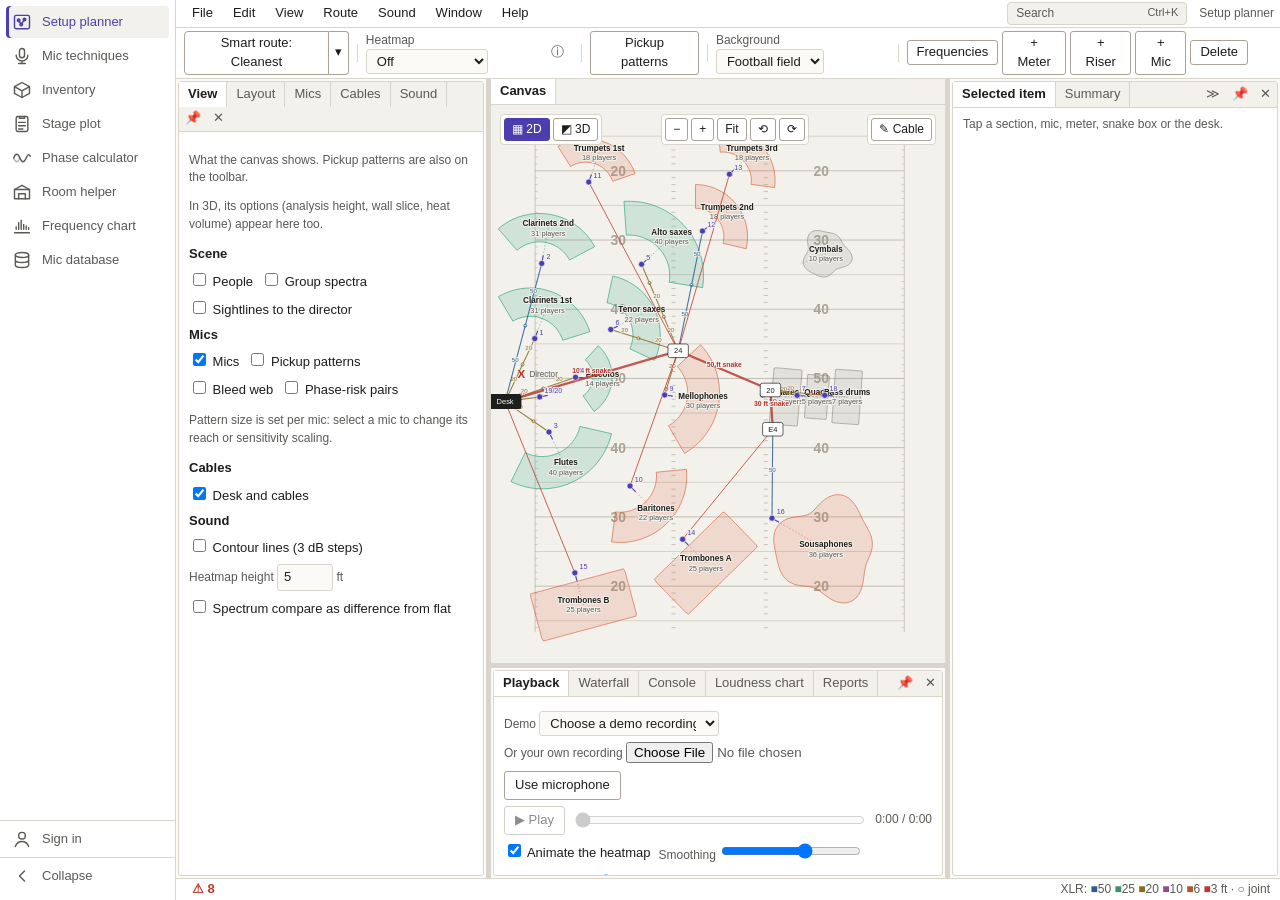
<file: index.html>
<!doctype html>
<html lang="en"><head><meta charset="utf-8">
<meta name="viewport" content="width=device-width, initial-scale=1, viewport-fit=cover">
<!-- Content Security Policy (docs/ACCOUNTS_PLAN.md): sign-in tokens live in this page, so it only runs its own script
     files (no inline scripts or handlers) and only talks to its Supabase project and the guide's model CDN. Images may
     come from any https site (mic photos from shops). If js/config.js gets a new Supabase URL, change it here too. -->
<meta http-equiv="Content-Security-Policy" content="default-src 'self'; script-src 'self'; style-src 'self' 'unsafe-inline' https://fonts.googleapis.com; font-src 'self' https://fonts.gstatic.com; img-src 'self' data: blob: https:; media-src 'self' data: blob:; connect-src 'self' data: blob: https://ixoqdbdnjkjccwhykbej.supabase.co wss://ixoqdbdnjkjccwhykbej.supabase.co https://cdn.3dassets.dev; worker-src 'self' blob:; object-src 'none'; base-uri 'self'; form-action 'self'">
<title>Rec Toolbox</title>
<script src="js/storage-migrate.js"></script>
<link rel="stylesheet" href="https://fonts.googleapis.com/css2?family=IBM+Plex+Sans:wght@400;600&family=IBM+Plex+Mono:wght@400&display=swap">
<link rel="stylesheet" href="css/planner.css"><script src="js/theme.js"></script></head><body><div id="shell"><nav id="rail" aria-label="Tools"></nav><div id="app">
<div id="menubar" role="menubar">
 <div class="menu"><button class="mt">File</button><div class="dd">
  <button data-act="fileOpen">Open… <span class="sc">Ctrl+O</span></button><button data-act="fileSave">Save <span class="sc">Ctrl+S</span></button><button data-act="fileSaveAs">Save as… <span class="sc">Ctrl+Shift+S</span></button><hr>
  <button data-act="win:file">Export or import layout…</button><button data-act="export">Copy layout to clipboard</button>
  <hr><button data-act="account">Account…</button><button data-act="settingsExport">Export settings…</button><button data-act="settingsImport">Import settings…</button><input type="file" id="settingsFile" accept=".json,application/json" hidden aria-label="Settings file to import">
  <hr><div class="ddh">New from preset</div>
  <button data-fieldpreset="hancock-lineup" title="Keeps the same players and mic choices and moves the field sections into this formation. Your current layout is saved first.">Field: Hancock photo lineup</button>
  <button data-preset="jazz" title="Replaces the current stage scene only; field and floor-grid scenes stay untouched.">Stage: Jazz ensemble</button><button data-preset="kit-jazz" title="Replaces the current stage scene only.">Stage: Jazz drum kit</button><button data-preset="kit-rock" title="Replaces the current stage scene only.">Stage: Rock drum kit</button><button data-preset="rock" title="Drum kit, bass amp, lead and rhythm guitar amps and a lead vocalist. Replaces the current stage scene only.">Stage: Rock band</button>
  <hr><button data-act="reset">Reset to starting layout</button></div></div>
 <div class="menu"><button class="mt">Edit</button><div class="dd">
  <button data-act="undo">Undo <span class="sc">Ctrl+Z</span></button><button data-act="redo">Redo <span class="sc">Ctrl+Y</span></button><hr><button data-act="delete">Delete selected <span class="sc">Del</span></button><button data-act="options">Options… <span class="sc">Ctrl+,</span></button><button data-act="deselect">Deselect <span class="sc">Esc</span></button></div></div>
 <div class="menu" data-planner-only><button class="mt">View</button><div class="dd">
  <button data-act="view2d">Overhead (2D)</button><button data-act="rotcw">Rotate canvas 90° clockwise</button><button data-act="rotccw">Rotate canvas 90° counter-clockwise</button><button data-act="view3d">3D view</button><hr>
  <button data-check="tPeople">People</button><button data-check="tSpec">Group spectra</button><button data-check="tSight">Sightlines to the director</button><hr>
  <button data-check="tMics">Mics</button><button data-check="tPolar">Pickup patterns</button><button data-act="resetpat">Reset all mics to scaled patterns (20 ft)</button><button data-check="tWeb">Bleed web</button><button data-check="tPhase">Phase-risk pairs</button><hr>
  <button data-check="tCables">Desk and cables</button><button data-check="tCont">Contour lines</button><hr>
  <button data-act="hash:college">College hashes</button><button data-act="hash:nfl">NFL hashes</button><button data-act="hash:hs">High school hashes</button><button data-act="hash:none">No hashes</button></div></div>
 <div class="menu" data-planner-only><button class="mt">Route</button><div class="dd">
  <button data-act="smart:clean">Smart route: cleanest</button><button data-act="smart:short">Smart route: shortest</button><hr>
  <button data-check="oStock">Stock only</button><button data-check="oClear">No cables under players</button><button data-check="oDesk">Move the desk too</button><button data-check="oRewire" title="Smart route normally leaves hand-drawn cables alone">Re-route hand-drawn cables too</button><hr><button data-act="wiredraw" title="W">Draw cable by hand</button><button data-act="unwireall">Remove all hand-drawn cables</button></div></div>
 <div class="menu" data-planner-only><button class="mt">Sound</button><div class="dd">
  <button data-act="layoutfreqs">Frequencies in this layout…</button><button data-act="meter">Add sound meter</button><hr><button data-act="win:playback">Playback visualizer</button><button data-act="win:dbchart">Loudness chart</button></div></div>
 <div class="menu"><button class="mt">Window</button><div class="dd" id="winMenu"></div></div>
 <div class="menu"><button class="mt">Help</button><div class="dd"><button data-act="win:help">Mouse and keyboard</button><button data-act="win:roadmap">Future improvements</button></div></div>
 <button id="cmdOpen" class="cmdOpen" title="Find any command, window or setting (Ctrl+K)">Search <span class="sc">Ctrl+K</span></button>
 <span class="apptitle" id="appTitle">Setup planner</span>
</div>
<div id="toolbar" role="toolbar" aria-label="Quick actions">
 <div class="menu splitbtn" id="smartSplit"><button id="smartRun" data-smart="" title="Run smart route with the mode shown">Smart route: Cleanest</button><button class="mt" aria-haspopup="menu" aria-label="Smart route modes and options" title="Pick a mode (it becomes the default) or change route options">▾</button><div class="dd" role="menu">
  <button data-act="smart:clean" role="menuitemradio">Cleanest <span class="sc">fewest pieces and purchases</span></button><button data-act="smart:short" role="menuitemradio">Shortest <span class="sc">least cable</span></button><hr>
  <button data-check="oStock">Stock only</button><button data-check="oClear">No cables under players</button><button data-check="oDesk">Move the desk too</button><button data-check="oRewire" title="Smart route normally leaves hand-drawn cables alone">Re-route hand-drawn cables too</button></div></div><span class="tsep"></span>
 <label class="m">Heatmap <select id="heatQ" aria-label="Heatmap"><option value="off">Off</option><option value="spl">Direct sound</option><option value="tone">Tone</option><option value="room">Total incl. room</option><option value="cover">Mic coverage</option><option value="delay">Timing smear</option></select></label><button class="hb" data-act="heatinfo" title="What does this heatmap show?">ⓘ</button><span class="tsep"></span>
 <button data-check="tPolar" title="Show pickup patterns (also in the View panel)">Pickup patterns</button><span class="tsep"></span>
 <label class="m">Background <select id="bgType" aria-label="Background"><option value="field">Football field</option><option value="stage">Stage</option><option value="grid">Floor grid</option></select></label><span class="tsep"></span>
 <button data-act="layoutfreqs" title="Frequency ranges of the instruments in this layout">Frequencies</button><button data-act="meter">+ Meter</button><button id="bAddRiser">+ Riser</button><button data-act="addmic" title="Add a free-standing mic">+ Mic</button><button data-act="delete" title="Delete selected (Del)">Delete</button>
 <span id="smartSt" class="m" style="margin-left:8px"></span><span id="smartPull" style="margin-left:8px"></span>
</div>
<div id="main">
 <div id="autoL" class="strip v"></div><div id="dockL" class="dock col"></div><div class="split" data-side="left"></div>
  <div id="mid"><div id="center" class="dg"><div id="centerHead" class="dh"></div><div id="centerBody" class="db"><div id="docCanvas"><div class="fieldbox" id="fb"><canvas id="liveHeat" hidden aria-hidden="true"></canvas><svg id="f" role="img" aria-label="Field plan" preserveAspectRatio="xMidYMid meet"><g id="world"><g id="gGrid"></g><g id="gHeat"></g><g id="gCont"></g><g id="gPolar"></g><g id="gRis"></g><g id="gGroups"></g><g id="gSight"></g><g id="gCables"></g><g id="gPhase"></g><g id="gMics"></g><g id="gGear"></g><g id="gWeb"></g><g id="gMeters"></g><g id="gDir"></g></g></svg><div id="tip"></div><div id="wireTip" class="wireTip" hidden aria-live="polite"></div><div id="canvasTools"><div class="canvasToolGroup"><button id="b2d" aria-pressed="true" title="Overhead view">▦ 2D</button><button id="b3d" aria-pressed="false" title="3D view">◩ 3D</button></div><div class="canvasToolGroup"><button data-act="zoomout" title="Zoom out">−</button><button data-act="zoomin" title="Zoom in">+</button><button data-act="zoomfit">Fit</button><button data-act="rotccw" title="Rotate left">⟲</button><button data-act="rotcw" title="Rotate right">⟳</button></div><div class="canvasToolGroup"><button id="bWire" aria-pressed="false" title="Draw cable (W): press on a mic, snake box or the desk and drag to where it plugs in; click the floor for bends">✎ Cable</button></div></div>
   <div id="v3" hidden><canvas id="c3" aria-label="3D view of the field"></canvas>
    <div class="hud3"><button id="s3reset">Reset view</button><button id="s3help" class="hb" aria-expanded="false" aria-controls="s3hints" title="Drag: orbit · right-drag or Shift-drag: pan · wheel: zoom · double-click: orbit round that spot · W A S D / arrows: fly · Q / E: down / up">?</button>
     <div id="s3hints" class="m" hidden>Drag: orbit · right-drag or Shift-drag: pan · wheel: zoom · double-click: orbit round that spot · W A S D / arrows: fly · Q / E: down / up<br>3D options (analysis height, wall slice, heat volume) are in the View panel.</div></div>
   </div></div></div></div>
 </div><div class="split h" data-side="bottom"></div><div id="dockB" class="dock row2"></div><div id="autoB" class="strip h"></div></div>
 <div class="split" data-side="right"></div><div id="dockR" class="dock col"></div><div id="autoR" class="strip v"></div>
 <div id="floats"></div><div id="flyout" hidden></div>
 <div id="guides" hidden><div class="gz" data-z="left">Dock left</div><div class="gz" data-z="right">Dock right</div><div class="gz" data-z="center">Dock as document</div><div class="gz" data-z="bottom">Dock bottom</div><div id="ghi"></div></div>
</div>
<div id="statusbar"><button id="conBadge" class="hb" data-act="win:console" title="Open the console"></button><span id="status" aria-live="polite"></span><span class="xlr">XLR: <i style="color:#2c5d8f">■</i>50 <i style="color:#3f8f6b">■</i>25 <i style="color:#8a6d1f">■</i>20 <i style="color:#8f4d8a">■</i>10 <i style="color:#b4562d">■</i>6 <i style="color:#c0392b">■</i>3 ft · ○ joint</span></div>
</div></div>
<div id="fileModal" class="modalBg" hidden role="dialog" aria-modal="true" aria-labelledby="fileHead"><div class="mmBox fileBox">
 <div class="mmHead"><h2 id="fileHead" style="flex:1">Open</h2><button data-fileclose aria-label="Close">✕</button></div>
 <div id="fileAsk" class="acctAsk" hidden></div>
 <div id="fileBody"></div>
 <p id="fileMsg" class="m" aria-live="polite"></p>
</div></div>
<div id="acctModal" class="modalBg" hidden role="dialog" aria-modal="true" aria-labelledby="acctTitle"><div class="mmBox acctBox">
 <div class="mmHead"><h2 id="acctTitle" style="flex:1">Account</h2><button data-acctclose aria-label="Close">✕</button></div>
 <p class="m">Optional. Signed in, your settings follow you to other browsers and devices; signed out, everything works as before and stays in this browser. <a href="privacy.html" target="_blank" rel="noopener">Privacy</a></p>
 <div id="acctNoWeb" hidden><p class="warn">Signing in works on <b>rectoolbox.net</b>, or from a local web server when testing (<code>python -m http.server 8000 --directory planner</code>, then open http://localhost:8000/). A page opened straight from disk can't sign in.</p></div>
 <div id="acctOut" hidden>
  <button data-acct="google" class="acctGoogle">Continue with Google</button>
  <div class="acctOr m">or with email</div>
  <div class="acctForm">
   <label class="m">Email <input id="acctEmail" type="email" autocomplete="username" aria-label="Email address"></label>
   <label class="m">Password <input id="acctPass" type="password" autocomplete="current-password" aria-label="Password" minlength="8"></label>
   <div class="row"><button data-acct="signIn">Sign in</button><button data-acct="signUp">Create account</button><button data-acct="reset" class="hb">Forgot password?</button></div>
  </div>
 </div>
 <div id="acctIn" hidden>
  <p>Signed in as <b id="acctWho"></b></p>
  <div id="acctRecover" class="acctForm" hidden><label class="m">New password <input id="acctNewPass" type="password" autocomplete="new-password" aria-label="New password" minlength="8"></label><div class="row"><button data-acct="newPassword">Set new password</button></div></div>
  <div class="row"><label class="m">Display name <input id="acctName" maxlength="80" aria-label="Display name"></label><button data-acct="saveName">Save name</button></div>
  <p id="acctSync" class="m"></p>
  <div class="row"><button data-acct="syncNow">Sync settings now</button><button data-acct="download">Download my data</button><button data-acct="signOut">Sign out</button></div>
  <div id="acctTeam" class="acctTeam"></div>
  <details class="acctDanger"><summary class="m">Delete my account</summary><p class="m">Deletes your account and everything stored with it. This browser keeps its own copy of your settings. Can't be undone.</p><div class="row"><label class="m">Type "delete" <input id="acctDelConfirm" aria-label="Type delete to confirm"></label><button data-acct="deleteAccount" class="danger">Delete my account</button></div></details>
 </div>
 <div id="acctAsk" class="acctAsk" hidden><p id="acctAskQ"></p><div id="acctAskBtns" class="row"></div></div>
 <p id="acctMsg" class="m" aria-live="polite"></p>
</div></div>
<div id="fcmModal" class="modalBg" hidden role="dialog" aria-modal="true" aria-labelledby="fcmTitle"><div class="mmBox fcmBox">
 <div class="mmHead"><div style="flex:1"><h2 id="fcmTitle">Frequencies in this layout</h2><p id="fcmSub" class="m"></p></div><button id="fcmFull" title="Open the full Frequency chart tool with only this layout's instruments">Open in Frequency chart</button><button data-fcmclose aria-label="Close">✕</button></div>
 <div class="row"><span class="m">Show</span><label><input type="checkbox" id="fcmShowF" checked> Fundamentals</label><label><input type="checkbox" id="fcmShowO" checked> Overtones</label><label><input type="checkbox" id="fcmShowX" checked> Other sounds</label><label><input type="checkbox" id="fcmShowL" checked> Levels</label><span id="fcmRead" class="fcRead" aria-live="polite"></span></div>
 <div id="fcmFocusTxt" class="m"></div>
 <div id="fcmChart" class="fcChart"></div>
 <div id="fcmInfo" class="fcInfo"></div>
 <p class="m">Click a bar to light that band across every instrument, e.g. to see what shares the guitar's pick attack. Typical ranges; approximate.</p>
</div></div>
<div id="cmdModal" class="modalBg cmdBg" hidden role="dialog" aria-modal="true" aria-label="Command search"><div class="cmdBox">
 <input id="cmdQ" type="search" placeholder="Search commands, windows and settings" autocomplete="off" role="combobox" aria-expanded="true" aria-controls="cmdList" aria-label="Search commands, windows and settings">
 <ul id="cmdList" role="listbox"></ul></div></div>
<div id="optModal" class="modalBg" hidden role="dialog" aria-modal="true" aria-labelledby="optTitle"><div class="mmBox optBox">
 <div class="mmHead"><h2 id="optTitle" style="flex:1">Options</h2><button data-optclose aria-label="Close">✕</button></div>
 <div class="optBody"><nav class="optTree"><input type="search" id="optSearch" placeholder="Search options" aria-label="Search options"><button data-page="general">General</button><button data-page="field">Setup planner › Field</button><button data-page="sound">Setup planner › Sound</button><button data-page="route">Setup planner › Smart route</button><button data-page="charts">Charts</button></nav>
  <div class="optPages">
   <section data-page="general" data-title="General"><h3>General</h3><p class="m">Saved in this browser. Export settings to keep a copy or move them to another computer.</p>
    <div class="optRow" data-keys="theme colours colors appearance dark light illinois state isu match computer"><span class="optLbl">Theme</span><select id="optTheme" aria-label="Theme"><option value="auto">Match my computer (light or dark)</option><option value="dark">Dark</option><option value="light">Light</option><option value="isu">Illinois State (red, white and black)</option></select></div>
    <div class="optRow" data-keys="sidebar left panel icons expand"><span class="optLbl">Tool rail</span><label><input type="checkbox" id="optRail"> Collapse to icons</label></div>
    <div class="optRow" data-keys="backup share json"><span class="optLbl">Settings file</span><button data-act="settingsExport">Export settings…</button> <button data-act="settingsImport">Import settings…</button></div>
   </section>
   <section data-page="field" data-title="Setup planner › Field"><h3>Setup planner › Field</h3>
    <div class="optRow" data-keys="sightlines height director"><span class="optLbl">Director's eyes at</span><span><input type="number" id="dirEye" min="4" max="20" step="0.5" value="8" style="width:56px"> ft</span></div>
    <div class="optRow" data-keys="field markings college nfl high school"><span class="optLbl">Hash marks</span><select id="hashSel" aria-label="Hash marks"><option value="college">College hashes (60 ft from each sideline)</option><option value="nfl">NFL hashes (70 ft 9 in from each sideline)</option><option value="hs">High school hashes (53 ft 4 in, thirds)</option><option value="none">No hashes</option></select></div>
    <div class="optRow" data-keys="director conductor show hide"><span class="optLbl">Director</span><label><input type="checkbox" id="dirShow" checked> Show the director (drag the X to move)</label></div>
   </section>
   <section data-page="sound" data-title="Setup planner › Sound"><h3>Setup planner › Sound</h3><p class="m">How reflective the room is; used for the "total incl. room" heatmap and meters.</p>
    <div class="optRow" data-keys="venue acoustics reverb horton ipf outdoors"><span class="optLbl">Room</span><select id="venue" aria-label="Room acoustics"><option value="horton">Horton (hard, reverberant)</option><option value="ipf">IPF dome (turf)</option><option value="out">Outdoors</option></select></div>
   </section>
   <section data-page="route" data-title="Setup planner › Smart route"><h3>Setup planner › Smart route</h3><p class="m">Also in the Smart route ▾ menu.</p>
    <div class="optRow" data-keys="smart route move desk"><span class="optLbl">Desk</span><span><label><input type="checkbox" id="oDesk"> Move the desk too</label></span></div>
    <div class="optRow" data-keys="smart route hand-drawn cables wire reroute"><span class="optLbl">Hand-drawn cables</span><span><label><input type="checkbox" id="oRewire"> Re-route hand-drawn cables too</label></span></div>
   </section>
   <section data-page="charts" data-title="Charts"><h3>Charts</h3><p class="m">Spectrum charts: instrument spectra, the spectrum compare, mic frequency response and the spectra drawn on the field.</p>
    <div class="optRow" data-keys="spectrum chart bars line area"><span class="optLbl">Spectrum style</span><select id="spStyle" aria-label="spStyle"><option value="bars">Bars (octave bands)</option><option value="line">Smoothed line, 20 Hz–25 kHz grid</option><option value="area">Filled area, 20 Hz–25 kHz grid</option><option value="third">1/3-octave bars</option></select></div>
    <div class="optRow" data-keys="colors rainbow"><span class="optLbl">Spectrum colours</span><select id="spColor" aria-label="spColor"><option value="rainbow">Rainbow (low = red, high = violet)</option><option value="single">Single accent colour</option><option value="muted">Muted grey</option></select></div>
    <div class="optRow" data-keys="sound meter chart"><span class="optLbl">Meter style</span><select id="mtStyle" aria-label="mtStyle"><option value="bars">Bars (octave bands)</option><option value="same">Same as spectrum charts</option><option value="line">Smoothed line</option><option value="area">Filled area</option><option value="third">1/3-octave bars</option></select></div>
    <div class="optRow" data-keys="colors rainbow"><span class="optLbl">Meter colours</span><select id="mtColor" aria-label="mtColor"><option value="rainbow">Rainbow</option><option value="single">Single accent colour</option><option value="muted">Muted grey</option></select></div>
    <div class="optRow" data-keys="waterfall colors heat greyscale"><span class="optLbl">Waterfall colours</span><select id="wfColor" aria-label="Waterfall colours"><option value="heat">Heat (blue → red)</option><option value="rainbow">Rainbow by frequency</option><option value="grey">Greyscale</option></select></div>
   </section>
   <p id="optNone" class="m" hidden>No options match.</p>
  </div></div></div></div>
<div id="micModal" hidden role="dialog" aria-modal="true" aria-labelledby="mmTitle"><div class="mmBox" id="mmBox"></div></div>
<div id="infoModal" class="modalBg" hidden role="dialog" aria-modal="true"><div class="mmBox" id="infoBox" style="width:min(720px,94vw)"></div></div>
<div id="drawModal" class="modalBg" hidden role="dialog" aria-modal="true" aria-labelledby="drTitle"><div class="mmBox" style="width:min(560px,94vw)">
 <div class="mmHead"><h2 id="drTitle" style="flex:1">Draw the section's outline</h2><button data-drclose aria-label="Close">✕</button></div>
 <p class="m">Trace the outline in one stroke. The top of the box faces the director. Size doesn't matter: the shape is scaled to fit the section's players × sq ft each, and players are spread evenly inside it.</p>
 <canvas id="drCanvas" width="460" height="400" style="width:100%;max-width:460px;border:1px solid var(--rule);border-radius:4px;background:var(--field);touch-action:none;cursor:crosshair;display:block"></canvas>
 <div class="row"><label><input type="checkbox" id="drClean" checked> Clean it up (smooth wobbles and stray corners)</label></div><div id="drErr" class="err"></div>
 <div class="row"><button id="drClear">Clear</button><span style="flex:1"></span><button data-drclose>Cancel</button><button id="drUse">Use this shape</button></div></div></div>

<div id="wins" hidden>
 <!-- Controls with no visible home of their own; the toolbar and menus drive them. -->
 <div id="stash"><select id="heat" aria-label="Heatmap type"><option value="off">Off</option><option value="spl">Direct sound (loudness without the room)</option><option value="tone">Tone of the direct sound (low → bright)</option><option value="room">Total loudness incl. room</option><option value="cover">Mic coverage (which mic hears each spot best)</option><option value="delay">Timing smear (ms between first and last section)</option></select></div>

 <div class="wc" data-win="view">
  <p class="m">What the canvas shows. Pickup patterns are also on the toolbar.</p>
  <div id="view3dOpts" hidden>
   <h4>3D view</h4>
   <div class="row"><span>Analysis height</span><input type="range" id="s3h" min="0" max="40" step="1" value="5" aria-label="Analysis height"><span id="s3hv" class="m">5 ft</span></div>
   <div class="row"><span>Wall slice</span><select id="s3ax" aria-label="Wall slice direction"><option value="off">Off</option><option value="u">Across the field</option><option value="v">Along the field</option></select><input type="range" id="s3p" min="0" max="100" value="50" aria-label="Wall slice position"></div>
   <div class="row"><label><input type="checkbox" id="s3vol"> 3D heat volume</label><label><input type="checkbox" id="s3mic" checked> Mics and cables</label></div>
   <div class="row"><label><input type="checkbox" id="s3pick"> Pickup fields</label><label><input type="checkbox" id="s3aim"> Aim lines</label></div>
  </div>
  <p id="view3dNote" class="m">In 3D, its options (analysis height, wall slice, heat volume) appear here too.</p>
  <h4>Scene</h4>
  <div class="row"><label><input type="checkbox" id="tPeople"> People</label><label><input type="checkbox" id="tSpec"> Group spectra</label></div>
  <div class="row"><label><input type="checkbox" id="tSight"> Sightlines to the director</label></div>
  <div id="sightSum" class="m"></div>
  <h4>Mics</h4>
  <div class="row"><label><input type="checkbox" id="tMics" checked> Mics</label><label><input type="checkbox" id="tPolar"> Pickup patterns</label></div>
  <div class="row"><label><input type="checkbox" id="tWeb"> Bleed web</label><label><input type="checkbox" id="tPhase"> Phase-risk pairs</label></div>
  <p class="m">Pattern size is set per mic: select a mic to change its reach or sensitivity scaling.</p>
  <h4>Cables</h4>
  <div class="row"><label><input type="checkbox" id="tCables" checked> Desk and cables</label></div>
  <h4>Sound</h4>
  <div class="row"><label><input type="checkbox" id="tCont"> Contour lines (3 dB steps)</label></div>
  <div class="row"><label class="m">Heatmap height <input type="number" id="hz" min="0" max="40" step="1" value="5" style="width:56px" aria-label="Heatmap height in feet"> ft</label></div>
  <div class="row"><label><input type="checkbox" id="cmpDiff"> Spectrum compare as difference from flat</label></div>
 </div>
 <div class="wc" data-win="layout">
  <h4>Background</h4>
  <p class="m">Pick the background (field, stage or floor grid) from the toolbar.</p>
  <div class="row" id="bgSize"></div><div id="bgErr" class="err"></div>
  <div class="row"><span class="m">Each background keeps its own sections, mics, risers and director.</span></div>
  <h4>Add a section</h4><div class="row"><input id="nsName" placeholder="Name, e.g. Altos" style="width:120px" aria-label="New section name"><select id="nsKind" aria-label="Instrument"></select><input id="nsN" type="number" min="1" value="5" style="width:56px" aria-label="Players"><button id="nsAdd">Add</button></div><div id="nsErr" class="err"></div>
  <p class="m">Presets (Hancock photo lineup, jazz ensemble, drum kits) are under File &gt; New from preset.</p>
  <h4>Sections</h4><div id="secList"></div>
  <p class="m">Drag to move · Ctrl/⌘-drag to rotate · right-drag to resize. Tap a section for its settings in the Inspector.</p>
 </div>
 <div class="wc" data-win="mics">
  <h4>Mic locker</h4><div id="lockerBody"></div>
 </div>
 <div class="wc" data-win="cables">
  <h4>Smart route</h4>
  <div class="row"><button data-smart="clean">Cleanest</button><button data-smart="short">Shortest</button></div>
  <div class="row"><label title="Only use cables you own; off = allow buying, with a shopping list"><input type="checkbox" id="oStock"> Stock only (no shopping list)</label><label><input type="checkbox" id="oClear"> No cables under players</label></div>
  <h4>Cables and snakes</h4><div id="stockBody"></div>
 </div>
 <div class="wc" data-win="sound">
  <h4>Heatmap</h4>
  <p class="m">Pick the heatmap from the toolbar (Heatmap ▾).</p>
  <h4>Sound meters</h4><div class="row"><button id="bMeter">+ Sound meter</button></div><div id="meterList"></div>
  <h4>Spectrum compare</h4><div id="specCmp" class="m">Select a mic to compare what it hears with its own section alone.</div>
 </div>
 <div class="wc" data-win="inspector"><div id="selBody" class="m">Tap a section, mic, meter, snake box or the desk.</div></div>
 <div class="wc" data-win="inventory"><div id="tInv"></div></div>
 <div class="wc" data-win="stageplot">
  <div class="row spCtl"><label class="m">Title <input id="spTitle" placeholder="Band and event, e.g. Fall concert" style="width:240px"></label><label class="m">Date <input id="spDate" placeholder="e.g. Oct 12, call 5 pm" style="width:160px"></label><button id="spPrint">Print…</button><button id="spCSV">Download input list (CSV)</button></div>
  <p class="m spCtl">Built from the current Setup planner layout. Change the layout there; this sheet follows.</p>
  <div id="spSheet"></div>
 </div>
 <div class="wc" data-win="phasecalc">
  <p class="m">Two mics picking up one source: how far apart in time they hear it, and what that does to the sound when you mix them.</p>
  <div class="row"><select id="pcPair" aria-label="Phase-risk pair from the Setup planner" style="max-width:none;flex:1"></select></div>
  <div class="row"><label class="m">Source to mic A <input id="pcA" type="number" min="0.1" step="0.1" value="2" class="w60" aria-label="Distance from source to mic A in feet"> ft</label>
   <label class="m">Source to mic B <input id="pcB" type="number" min="0.1" step="0.1" value="5" class="w60" aria-label="Distance from source to mic B in feet"> ft</label>
   <label class="m" title="Leave blank for room temperature (70 °F). Sound is about 1% faster for every 10 °F warmer.">Air temperature <input id="pcTemp" type="number" min="-20" max="120" step="1" placeholder="70" class="w56" aria-label="Air temperature in °F (optional, 70 if blank)"> °F (optional)</label></div>
  <div id="pcOut"></div>
 </div>
 <div class="wc" data-win="room">
  <p class="m">How a rectangular room rings and which low notes it boosts or thins out, and whether any mic sits in a bad spot.</p>
  <div class="row"><label class="m">Length <input id="rmL" type="number" min="6" step="1" class="w60" aria-label="Room length in feet"> ft</label>
   <label class="m">Width <input id="rmW" type="number" min="6" step="1" class="w60" aria-label="Room width in feet"> ft</label>
   <label class="m">Height <input id="rmH" type="number" min="6" step="1" class="w60" aria-label="Room height in feet"> ft</label>
   <button id="rmFromStage" title="Use the Setup planner's stage or floor-grid size for length and width">Use my stage size</button></div>
  <div class="row"><select id="rmPreset" aria-label="Set all surfaces to a preset"></select>
   <label class="m">People in the room <input id="rmPeople" type="number" min="0" step="1" class="w60" aria-label="People in the room"></label></div>
  <div class="rmSides" id="rmSides"></div>
  <p class="m">Front = the audience edge of a stage layout. Pick "No wall (open)" for a side that isn't there (band shell, open end, outdoors).</p>
  <div id="rmOut"></div>
 </div>
 <div class="wc" data-win="freqchart">
  <div class="row"><span class="m">Show</span><label><input type="checkbox" id="fcShowF" checked> Fundamentals</label><label><input type="checkbox" id="fcShowO" checked> Overtones</label><label><input type="checkbox" id="fcShowX" checked> Other sounds (pick noise, key clicks, body taps…)</label><label><input type="checkbox" id="fcShowL" checked> Levels</label></div>
  <div class="row"><select id="fcFam" aria-label="Instrument family"></select><input id="fcQ" type="search" placeholder="Find an instrument or sound, e.g. guitar, sibilance" aria-label="Find an instrument or sound" style="width:280px"><label><input type="checkbox" id="fcMine"> Only instruments in my layout</label><span id="fcRead" class="fcRead" aria-live="polite"></span></div>
  <div class="fcLegend m"><span><i class="fcKey fcFund"></i>Fundamentals (the notes played)</span><span><i class="fcKey fcOver"></i>Overtones (tone colour)</span><span><i class="fcKey fcExtra"></i>Other sounds</span><span>Click a bar to light that band across every instrument; click a row for details.</span></div>
  <div id="fcFocusTxt" class="m"></div>
  <div id="fcChart" class="fcChart"></div>
  <div id="fcInfo" class="fcInfo"><p class="m">Click an instrument for its ranges, notes and other sounds.</p></div>
  <p class="m">Typical ranges from common references; real instruments, players and mics vary. Levels are dB SPL at 1 m, quiet to loud.</p>
 </div>
 <div class="wc" data-win="micdb">
  <p class="m">Search, or filter any column (contains, any case). Specs for 62 mics were checked against the makers' spec sheets on 2026-11-11 (the ⓘ card shows the sources); the rest are approximate.</p>
  <div class="row"><input id="dbQ" type="search" placeholder="Search, e.g. c414 or clip-on" style="flex:1;max-width:none" aria-label="Search the mic database"><span id="dbCount" class="m"></span></div>
  <div id="dbTagBar" class="row" style="flex-wrap:wrap;gap:4px" aria-label="Filter by tags"></div>
  <div class="tw" style="max-height:calc(100vh - 230px);overflow:auto"><table class="dbg"><thead><tr><th>Brand</th><th>Model</th><th>Tags</th><th>Type</th><th>Patterns</th><th>Sens. mV/Pa</th><th>Max SPL</th><th>Power</th><th>In production</th><th>Good for</th><th>Own</th><th></th></tr>
  <tr><th><input data-f="b" placeholder="contains" aria-label="Filter brand"></th><th><input data-f="m" placeholder="contains" aria-label="Filter model"></th><th><input data-ftag placeholder="contains" aria-label="Filter tags"></th>
   <th><details class="msel"><summary id="dbTypeSum">All types</summary><div id="dbTypes" style="position:absolute;background:var(--card);border:1px solid var(--line2);padding:4px 6px;z-index:5"></div></details></th>
   <th><input data-f="p" placeholder="contains" aria-label="Filter patterns"></th><th><input data-fmin="s" type="number" min="0" placeholder="≥" style="width:56px" aria-label="Minimum sensitivity"></th><th><input data-fmin="x" type="number" min="0" placeholder="≥" style="width:56px" aria-label="Minimum max SPL"></th>
   <th><input data-f="pw" placeholder="contains" aria-label="Filter power"></th><th><select data-fsel="prod" aria-label="Filter in production"><option value="">Any</option><option>Yes</option><option>No</option><option>Unknown</option></select></th>
   <th><input data-f="u" placeholder="contains" aria-label="Filter uses"></th><th></th><th></th></tr></thead><tbody id="dbBody"></tbody></table></div>
  <details id="umDet" style="margin-top:8px"><summary class="m">Add a mic with its specs (any AI assistant)</summary><div id="umWrap"></div></details>
  <details style="margin-top:8px"><summary class="m">Not in the database? Add a custom model</summary><div id="nmWrap"></div></details>
 </div>
 <div class="wc" data-win="gear">
  <div class="rtabs" role="tablist"><button role="tab" data-tab="mics" class="on">Mics</button><button role="tab" data-tab="cables">Cables</button><button role="tab" data-tab="stands">Stands</button><button role="tab" data-tab="snakes">Snakes</button><button role="tab" data-tab="iface">Interfaces</button><button role="tab" data-tab="acc">Accessories</button></div>
  <div data-tabbody="mics"><div id="ivMics"></div>
   <p class="m">To add a mic you don't have listed, find it in the <button class="hb" data-act="tool:micdb">Mic database</button>.</p></div>
  <div data-tabbody="cables" hidden><div id="ivCables"></div></div>
  <div data-tabbody="stands" hidden><div id="ivStands"></div></div>
  <div data-tabbody="snakes" hidden><div id="ivSnakes"></div></div>
  <div data-tabbody="iface" hidden><div id="ivIface"></div></div>
  <div data-tabbody="acc" hidden><div id="ivAcc"></div></div>
 </div>
 <div class="wc" data-win="reports">
  <div class="rtabs" role="tablist"><button role="tab" data-tab="stats" class="on">Stats</button><button role="tab" data-tab="channels">Channel list</button><button role="tab" data-tab="phase">Phase risks</button></div>
  <div data-tabbody="stats"><div id="tStats"></div></div>
  <div data-tabbody="channels" hidden><div class="tw"><table id="chan"></table></div>
  <p class="m">Track = interface input. DigiMax D8 1–7 take the unpadded condensers (pad on); channel 8 is dead and stays blank. ADA8000 #1 = 9–16, #2 = 17–24, #3 (the spare) = 25–32. Cable need = distance × 1.12 + stand height + 2 ft. Sound levels are rough estimates for comparing spots, not calibration.</p></div>
  <div data-tabbody="phase" hidden><div id="phaseBody" class="m"></div></div>
 </div>
 <div class="wc" data-win="console"><div id="conBody"></div></div>
 <div class="wc" data-win="roadmap"><h4>Future improvements</h4><p class="m" style="margin:0 0 6px">The full list with notes lives in <b>BACKLOG.md</b> next to this file.</p><ul class="m" style="padding-left:18px;margin:0">
  <li><b>Fieldhouse setup sheet:</b> diagram, channel table, setup steps and truck prep generated from an exported layout, plus a list of floor marks for Horton.</li>
  <li><b>Other setups:</b> stage presets now cover jazz ensemble, jazz drum kit and rock drum kit. They include sensible starting positions and suggested mics; refine distances and gain from the real kit and room.</li>
  <li><b>Web app with accounts:</b> sign in with an email address; save inventory, layouts and preferences to an account instead of the browser; a shared mic database with attributes and usage notes. Processing stays in the browser; audio is never stored, apart from the built-in demo.</li>
  <li><b>Before/after compare:</b> snapshot a layout, change it, and see a difference heatmap (on hold).</li>
  <li><b>Verify the mic database:</b> check the approximate specs against manufacturer sheets and add response curves for more mics.</li></ul></div>
 <div class="wc" data-win="dbchart"><div id="dbBody"></div></div>
 <div class="wc" data-win="waterfall">
  <div class="row"><label class="m">Speed <select id="wfSpeed"><option value="1">Fast</option><option value="2" selected>Medium</option><option value="4">Slow</option></select></label>
   <label class="m">Range <input type="range" id="wfRange" min="30" max="90" value="60" aria-label="Range in dB"></label><button id="wfClear">Clear</button></div>
  <canvas id="wfNow" height="70" style="width:100%;height:70px;display:block;background:var(--field);border:1px solid var(--rule)" aria-label="Current 1/3-octave levels"></canvas>
  <canvas id="wfCan" height="260" style="width:100%;height:260px;display:block;background:#0b0b10;border:1px solid var(--rule);border-top:none" aria-label="Waterfall: newest at the top"></canvas>
  <div class="specl" style="position:relative;height:12px" id="wfAxis"></div>
  <p class="m">Real 1/3-octave levels (31 bands, 20 Hz–20 kHz) measured from whatever is playing: a demo, your own file or the microphone. Newest sound is at the top; it scrolls down over time.</p>
 </div>
 <div class="wc" data-win="playback">
  <div class="row" id="pbLock" hidden><label class="m">Demo passphrase <input type="password" id="pbPass" autocomplete="off" style="width:160px" aria-label="Demo passphrase"></label><button id="pbUnlock">Unlock demo</button><span id="pbLockMsg" class="m">The demo recordings are protected. Ask Tom for the passphrase.</span></div>
  <div class="row"><label class="m">Demo <select id="pbDemo" aria-label="Demo recording"><option value="">Choose a demo recording…</option><option value="t1">H and I, take 1 (stands, cleaned)</option><option value="t2">H and I, take 2 (stands, cleaned)</option></select></label><span id="pbMode" class="m"></span></div>
  <div class="row"><label class="m">Or your own recording <input type="file" id="pbFile" accept="audio/*,video/*" aria-label="Audio or video file"></label><button id="pbMic">Use microphone</button></div>
  <div class="row"><button id="pbPlay" disabled>▶ Play</button><input type="range" id="pbSeek" min="0" max="1000" value="0" style="flex:1;width:auto" aria-label="Position" disabled><span id="pbTime" class="m">0:00 / 0:00</span></div>
  <div class="row"><label><input type="checkbox" id="pbAnim" checked> Animate the heatmap</label><label class="m">Smoothing <input type="range" id="pbSmooth" min="0" max="90" value="55" aria-label="Smoothing"></label><label class="m">Range <input type="range" id="pbRange" min="12" max="40" value="24" aria-label="Colour range in dB"></label></div>
  <div class="row" id="anRow"><button id="anSave" disabled title="Keep this analysis (the numbers only, never the audio)">Save analysis</button><select id="anList" aria-label="Saved analyses"><option value="">Saved analyses…</option></select><button id="anOpen" disabled>Open</button><button id="anDel" disabled>Delete</button><label class="m" title="Off by default. The recording stays only in this browser, never on the server."><input type="checkbox" id="anKeep" disabled> Keep the audio in this browser</label><span id="anMsg" class="m"></span></div>
  <div class="row" id="anSpaceRow" hidden><span id="anSpace" class="m"></span><button id="anClear" class="hb">Clear kept audio</button></div>
  <div id="pbErr" class="err"></div>
  <div style="display:flex;gap:14px;align-items:flex-start;flex-wrap:wrap"><video id="pbVideo" playsinline style="max-width:240px;max-height:150px;display:none;border:1px solid var(--rule)"></video>
   <div id="pbBars" style="flex:1;min-width:260px"></div></div>
  <p class="m">Best-guess activity per instrument family from the recording's frequency content. Drums come from sharp hits; winds from sustained tone in each register. Sections in the same family (e.g. trumpet parts) move together.</p>
 </div>
 <div class="wc" data-win="file">
  <h4>Saved layouts</h4>
  <p class="m">Keep any placement as a separate snapshot. Restoring one first saves the layout you are leaving. Download a backup to keep it outside this browser.</p>
  <div class="row"><input id="layoutName" aria-label="Name for saved layout" placeholder="Name this layout" style="min-width:160px;flex:1"><button id="bSaveLayout">Save current layout</button></div>
  <div class="row"><select id="savedLayouts" aria-label="Saved layouts" style="min-width:160px;max-width:100%;flex:1"></select><button id="bRestoreLayout">Restore</button><button id="bDownloadLayout">Download backup</button></div>
  <div class="row"><label>Open layout backup <input id="layoutBackupFile" type="file" accept=".json,application/json" style="max-width:100%"></label></div>
  <p id="layoutSaveStatus" class="m" role="status"></p>
  <div class="row"><button id="bExport">Export</button><button id="bImport">Import</button><button id="bReset">Reset to starting layout</button></div>
  <textarea id="io" aria-label="Layout data" placeholder="Export puts the layout here; paste one here and press Import."></textarea>
  <div id="ioErr" class="err"></div>
 </div>
 <div class="wc" data-win="help">
  <h4>Field</h4><p class="m">Drag to move anything except the director and the field markings. Ctrl/⌘-drag a section to rotate it; right-drag a section to resize it. Hover cables, mics and meters for details. Del removes the selected mic or meter; Esc deselects.</p>
  <h4>Cables</h4><p class="m">Draw a cable by hand: select a mic, snake box or the desk and drag the round plug handle beside it (or Alt-drag the item, or press W / ✎ Cable for Draw cable mode). Click the floor for bends, then click where it plugs in. Shift keeps a segment at 0/45/90°, Backspace removes the last bend, Esc cancels. Click a cable to select it: drag a square to move a bend (double-click removes it), a circle to add a bend, the diamond near the plug end to re-plug it or carry on drawing. Delete removes the selected cable's hand-drawn path. Smart route leaves hand-drawn cables alone unless "Re-route hand-drawn cables too" is ticked (Route menu).</p>
  <h4>Windows</h4><p class="m">Drag a window's tab or title bar onto a highlighted edge to dock it there, onto another window to add it as a tab, or anywhere else to float it. The pin button collapses a docked window to the edge; hover the edge tab to slide it out, and pin it again to dock it. The ✕ hides a window; bring it back from the Window menu.</p>
  <h4>3D</h4><p class="m">Drag to orbit, right-drag or Shift-drag to pan, wheel to zoom, double-click to orbit round a spot, W A S D / arrows to fly, Q / E to go down and up.</p>
 </div>
 <div class="wc" data-win="guideView">
  <p class="m">What the guide's 3D view shows.</p>
  <h4>Show</h4>
  <div class="row"><label><input type="checkbox" id="mgDist" checked> Distance to source</label></div>
  <div class="row"><label><input type="checkbox" id="mgPattern" checked> Mic pickup field</label></div>
  <div class="row"><label><input type="checkbox" id="mgAim" checked> Mic aim line</label></div>
  <div class="row"><label><input type="checkbox" id="mgSource" checked> Source sound</label></div>
  <div class="row"><label><input type="checkbox" id="mgStand" checked> Mic stands</label></div>
  <div class="row"><label><input type="checkbox" id="mgPerson" checked> Person</label></div>
  <div class="row"><label><input type="checkbox" id="mgGrid"> 1 ft floor grid</label></div>
  <h4>Floor</h4>
  <div class="row"><label class="m">Floor size <input id="mgFloorW" type="number" min="8" max="80" step="1" value="32" aria-label="Floor width"> × <input id="mgFloorD" type="number" min="8" max="80" step="1" value="26" aria-label="Floor depth"> ft</label></div>
 </div>
  <div class="wc" data-win="guide">
   <p class="m">A practical starting point, not a substitute for listening in the room. Search for a source, select a setup, then choose any mic from your locker for each position.</p>
   <div class="row"><label class="m mgSearchWrap">Search <input id="mgSearch" type="search" placeholder="e.g. bass drum, flute, footsteps" autocomplete="off"><div id="mgSearchResults" hidden role="listbox" aria-label="Matching instruments"></div></label><label class="m">Filter group <select id="mgFamily"><option value="all">All instruments</option><option value="college">College / concert band</option><option value="jazz">Jazz</option><option value="rock">Rock / pop</option><option value="marching">Marching band</option><option value="effects">Sound effects / foley</option></select></label><label class="m">Instrument <select id="mgInstrument"></select></label><label class="m">Posture <select id="mgPosture"><option value="standing">Standing</option><option value="sitting">Sitting</option></select></label></div>
   <div class="row"><label class="m">Setup <select id="mgTechnique"></select></label></div>
   <div id="mgKit" class="mgKit" hidden aria-label="Build your own kit"></div>
   <div id="mgMics" class="mgSlots"></div><div id="mgAdvice" class="mgTech"></div><div id="mgWarn" class="mgWarn" aria-live="polite"></div>
   <div class="mgScene"><canvas id="mgCanvas" aria-label="3D mic technique guide"></canvas><div id="mgLoading" class="mgLoading" hidden aria-live="polite"></div><div class="mgCanvasTools"><div><button data-mgv="2d">▦ 2D</button><button data-mgv="3d" class="on">◩ 3D</button></div><div><button data-mga="out" title="Zoom out">−</button><button data-mga="in" title="Zoom in">+</button><button data-mga="fit">Fit</button><button data-mga="ccw" title="Rotate left">⟲</button><button data-mga="cw" title="Rotate right">⟳</button></div></div></div><p class="m">Drag to orbit, right-drag or Shift-drag to pan, scroll to zoom, double-click to refocus. The camera stays above the floor.</p>
   <div id="mgNotes" class="mgNotes"></div><!-- reference notes below the 3D view, so the view gets the space on small screens -->
 </div>
</div>
<script src="js/store.js"></script>
<script src="js/settings-defaults.js"></script>
<script src="js/settings.js"></script>
<script src="js/config.js"></script>
<script src="js/load-data.js"></script>
<script src="js/tools.js"></script>
<script src="data/models.js"></script>
<script src="data/micdb.js"></script>
<script src="data/mic-looks.js"></script>
<script src="data/guide-notes.js"></script>
<script src="js/pickup3d.js"></script>
<script src="js/interfaces.js"></script>
<script src="js/usermics.js"></script>
<script src="js/app.js"></script>
<script src="js/playback.js"></script>
<script src="js/analyses.js"></script>
<script src="js/options.js"></script>
<script src="js/stageplot.js"></script>
<script src="js/phasecalc.js"></script>
<script src="js/room.js"></script>
<script src="js/freqdata.js"></script>
<script src="js/freqchart.js"></script>
<script src="js/command.js"></script>
<script src="js/account.js"></script>
<script src="js/catalog.js"></script>
<script src="js/files.js"></script>
<script src="js/team.js"></script>
<script src="js/wiredraw.js"></script>
<!-- three.js r128, kept in the project (vendor/three-r128) so 3D works offline and doesn't depend on a CDN -->
<script src="vendor/three-r128/three.min.js"></script>
<script src="vendor/three-r128/GLTFLoader.js"></script>
<script src="data/mic-models.js"></script>
<script src="js/micmodel3d.js"></script>
<script src="vendor/three-r128/SkeletonUtils.js"></script>
<script src="js/view3d.js"></script>
<script src="js/guide.js"></script>
<script src="js/deeplink.js"></script>
</main></body></html>
</file>
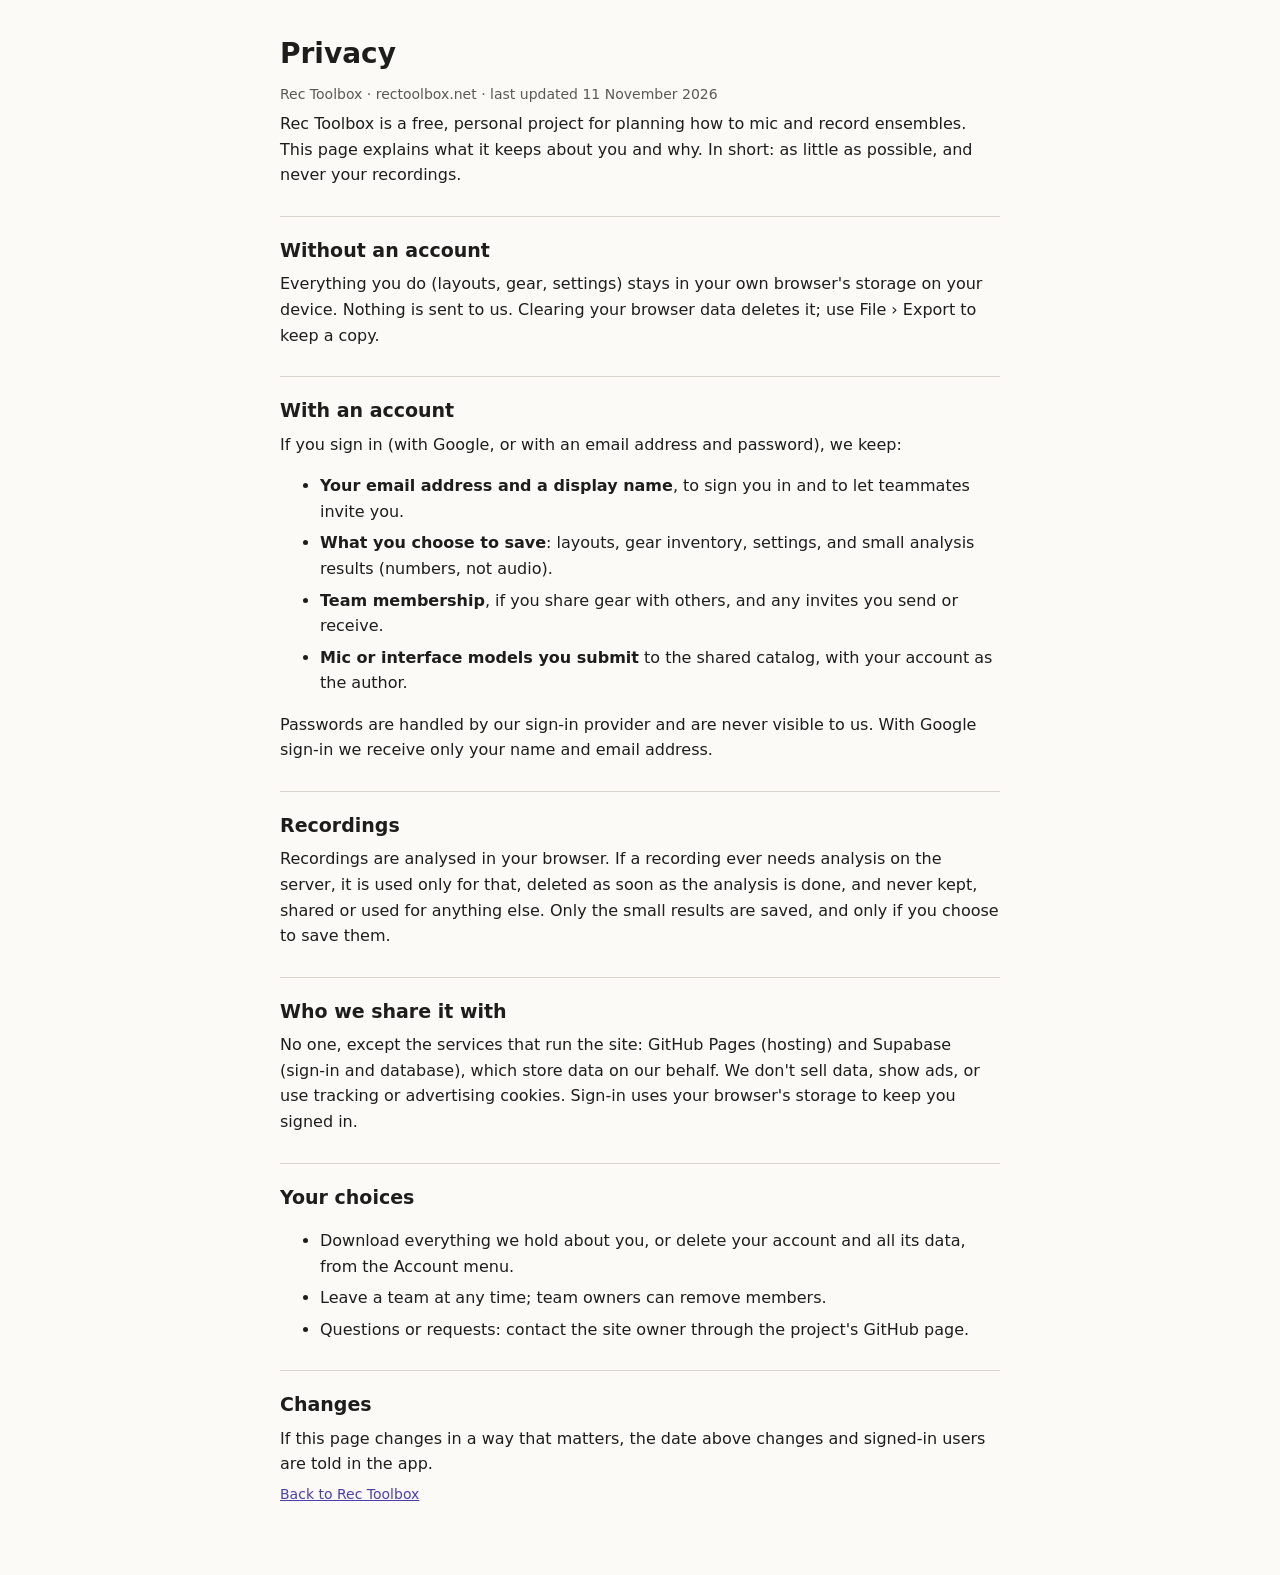
<file: privacy.html>
<!doctype html>
<html lang="en">
<head>
<meta charset="utf-8">
<meta name="viewport" content="width=device-width, initial-scale=1">
<title>Privacy · Rec Toolbox</title>
<style>
  :root { --bg: #fbfaf7; --ink: #1d1d1b; --mute: #5a5955; --rule: #d9d5cc; --link: #4b3fb0; }
  @media (prefers-color-scheme: dark) { :root { --bg: #171715; --ink: #ecebe6; --mute: #a9a7a0; --rule: #3a3935; --link: #a99ff0; } }
  body { margin: 0; background: var(--bg); color: var(--ink); font: 16px/1.6 system-ui, -apple-system, "Segoe UI", sans-serif; }
  main { max-width: 720px; margin: 0 auto; padding: 32px 16px 64px; }
  h1 { font-size: 28px; margin: 0 0 4px; }
  h2 { font-size: 19px; margin: 28px 0 6px; border-top: 1px solid var(--rule); padding-top: 18px; }
  p, li { margin: 6px 0; }
  .m { color: var(--mute); font-size: 14px; }
  a { color: var(--link); }
</style>
</head>
<body>
<main>
  <h1>Privacy</h1>
  <p class="m">Rec Toolbox · rectoolbox.net · last updated 11 November 2026</p>

  <p>Rec Toolbox is a free, personal project for planning how to mic and record ensembles. This page explains what
  it keeps about you and why. In short: as little as possible, and never your recordings.</p>

  <h2>Without an account</h2>
  <p>Everything you do (layouts, gear, settings) stays in your own browser's storage on your device. Nothing is sent to
  us. Clearing your browser data deletes it; use File › Export to keep a copy.</p>

  <h2>With an account</h2>
  <p>If you sign in (with Google, or with an email address and password), we keep:</p>
  <ul>
    <li><b>Your email address and a display name</b>, to sign you in and to let teammates invite you.</li>
    <li><b>What you choose to save</b>: layouts, gear inventory, settings, and small analysis results (numbers, not audio).</li>
    <li><b>Team membership</b>, if you share gear with others, and any invites you send or receive.</li>
    <li><b>Mic or interface models you submit</b> to the shared catalog, with your account as the author.</li>
  </ul>
  <p>Passwords are handled by our sign-in provider and are never visible to us. With Google sign-in we receive only your
  name and email address.</p>

  <h2>Recordings</h2>
  <p>Recordings are analysed in your browser. If a recording ever needs analysis on the server, it is used only for that,
  deleted as soon as the analysis is done, and never kept, shared or used for anything else. Only the small results are
  saved, and only if you choose to save them.</p>

  <h2>Who we share it with</h2>
  <p>No one, except the services that run the site: GitHub Pages (hosting) and Supabase (sign-in and database), which
  store data on our behalf. We don't sell data, show ads, or use tracking or advertising cookies. Sign-in uses your
  browser's storage to keep you signed in.</p>

  <h2>Your choices</h2>
  <ul>
    <li>Download everything we hold about you, or delete your account and all its data, from the Account menu.</li>
    <li>Leave a team at any time; team owners can remove members.</li>
    <li>Questions or requests: contact the site owner through the project's GitHub page.</li>
  </ul>

  <h2>Changes</h2>
  <p>If this page changes in a way that matters, the date above changes and signed-in users are told in the app.</p>

  <p class="m"><a href="./">Back to Rec Toolbox</a></p>
</main>
</body>
</html>
</file>
<file: css/planner.css>
:root {
  --bg: #fbfaf7;
  --ink: #1d1d1b;
  --mute: #5a5955;
  --rule: #d9d5cc;
  --card: #ffffff;
  --red: #b4322d;
  --field: #f3f1ec;
  --line2: #a9a397;
  --warn: #c0392b;
  --ok: #2e7d32;
  --mic: #4b3fb0;
  box-sizing: border-box;
  padding-top: env(safe-area-inset-top, 0px);
  padding-bottom: env(safe-area-inset-bottom, 0px);
}
@media (prefers-color-scheme: dark) {
  :root:not([data-theme="light"]):not([data-theme="isu"]) {
    color-scheme: dark;
    --bg: #151513;
    --ink: #ecebe6;
    --mute: #a9a7a0;
    --rule: #3a3935;
    --card: #1f1f1c;
    --field: #1c1c19;
    --line2: #57544d;
    --warn: #ff7b6b;
    --ok: #7bd88f;
    --mic: #a99cff;
  }
}
/* Illinois State University: ISU red (#CE1126) with white and black. Colours only, no logo or wordmark. Warnings use
   orange here so they don't read as the accent red. */
:root[data-theme="isu"] {
  color-scheme: light;
  --bg: #ffffff;
  --ink: #141414;
  --mute: #555152;
  --rule: #e2cdd0;
  --card: #ffffff;
  --red: #8c0d1c;
  --field: #faf4f4;
  --line2: #b8a2a5;
  --warn: #b85c00;
  --ok: #2e7d32;
  --mic: #ce1126;
  /* Black menu bar and tool rail (Tom, 2026-11-11: "more black"). */
  --chrome-bg: #141414;
  --chrome-ink: #ffffff;
  --chrome-mute: #c9c3c4;
  --chrome-hover: #2b2b2b;
  --chrome-rule: #000000;
  --chrome-accent: #ff5a6a;
}
:root[data-theme="dark"] {
  color-scheme: dark;
  --bg: #151513;
  --ink: #ecebe6;
  --mute: #a9a7a0;
  --rule: #3a3935;
  --card: #1f1f1c;
  --field: #1c1c19;
  --line2: #57544d;
  --warn: #ff7b6b;
  --ok: #7bd88f;
  --mic: #a99cff;
}
html {
  scroll-padding-top: env(safe-area-inset-top, 0px);
}
* {
  box-sizing: inherit;
}
[hidden] {
  display: none !important;
}
html {
  overflow: hidden;
}
.tag {
  display: inline-block;
  font-size: 11px;
  line-height: 16px;
  padding: 0 7px;
  margin: 1px 3px 1px 0;
  border-radius: 9px;
  border: 1px solid var(--rule);
  background: var(--field);
  color: var(--ink);
  cursor: pointer;
  white-space: nowrap;
}
.tag.on {
  background: var(--mic);
  border-color: var(--mic);
  color: #fff;
}
.tag.on .m {
  color: #ddd;
}
button.tag:disabled {
  opacity: 0.4;
  cursor: default;
}
details.msel {
  position: relative;
}
details.msel > summary {
  cursor: pointer;
  font-weight: 400;
  font-size: 12px;
  white-space: nowrap;
}
#dbTypes {
  top: 100%;
  left: 0;
  max-height: 240px;
  overflow: auto;
}
.conRow {
  display: flex;
  gap: 8px;
  align-items: flex-start;
  padding: 3px 4px;
  border-bottom: 1px solid var(--rule);
  cursor: pointer;
}
.conRow:hover {
  background: var(--field);
}
.lv {
  font-weight: 600;
  min-width: 58px;
}
.lv.warn {
  color: var(--warn);
}
.lv.info {
  color: var(--mic);
}
.dbg td,
.dbg th {
  padding: 2px 5px;
  white-space: nowrap;
}
.dbg input,
.dbg select {
  max-width: 110px;
  font-size: 12px;
}
.dbg tbody tr:hover {
  background: var(--field);
}
#conBadge {
  font-weight: 600;
}
.dbt td {
  padding: 2px 6px;
}
.dbt tr.mk td {
  background: var(--field);
}
.dbbar {
  display: inline-block;
  height: 9px;
  border-radius: 2px;
  vertical-align: middle;
}
.badge {
  display: inline-block;
  font-size: 10.5px;
  padding: 0 5px;
  border-radius: 3px;
  background: #faeeda;
  color: #854f0b;
  font-weight: 600;
  vertical-align: 1px;
}
.qty {
  display: inline-flex;
  align-items: center;
  gap: 2px;
}
.qty button {
  padding: 0 6px;
  line-height: 18px;
}
.qty b {
  min-width: 20px;
  text-align: center;
}
#micModal,
.modalBg {
  position: fixed;
  inset: 0;
  z-index: 100;
  background: rgba(0, 0, 0, 0.45);
  display: flex;
  align-items: center;
  justify-content: center;
}
.mmBox {
  background: var(--card);
  border: 1px solid var(--line2);
  border-radius: 6px;
  width: min(920px, 94vw);
  max-height: 90vh;
  overflow: auto;
  padding: 18px 22px;
  box-shadow: 0 20px 60px rgba(0, 0, 0, 0.35);
}
.mmHead {
  display: flex;
  align-items: flex-start;
  gap: 14px;
}
.mmHead h2 {
  margin: 0;
  font-size: 20px;
}
.mmGrid {
  display: grid;
  grid-template-columns: 200px 1fr 1fr;
  gap: 16px;
  margin-top: 12px;
}
.mmPic {
  width: 200px;
  height: 200px;
  border: 1px solid var(--rule);
  border-radius: 4px;
  display: flex;
  align-items: center;
  justify-content: center;
  background: var(--field);
  overflow: hidden;
}
.mmPic img {
  max-width: 100%;
  max-height: 100%;
}
.chip {
  display: inline-block;
  border: 1px solid var(--line2);
  border-radius: 12px;
  padding: 1px 9px;
  margin: 2px 3px 2px 0;
  font-size: 12px;
  cursor: pointer;
  background: none;
  color: var(--ink);
}
.chip.on {
  background: var(--ink);
  color: var(--bg);
}
.mmSec h4 {
  margin: 10px 0 3px;
  font-size: 12px;
  text-transform: none;
  color: var(--red);
}
.mmSec p {
  margin: 0;
}
@media (max-width: 820px) {
  .mmGrid {
    grid-template-columns: 1fr;
  }
}
html,
body {
  height: 100%;
}
body {
  margin: 0;
  background: var(--bg);
  color: var(--ink);
  font:
    13px/1.45 "IBM Plex Sans",
    Helvetica,
    Arial,
    sans-serif;
  overflow: hidden;
}
/* Tool rail (js/tools.js): icons and names, or icons only when collapsed. */
#shell {
  display: flex;
  height: 100vh;
}
#rail {
  flex: none;
  width: 176px;
  display: flex;
  flex-direction: column;
  background: var(--chrome-bg, var(--card));
  border-right: 1px solid var(--chrome-rule, var(--rule));
  padding: 6px 0 calc(6px + env(safe-area-inset-bottom, 0px));
  overflow: hidden;
  transition: width 0.15s;
}
#rail.collapsed {
  width: 44px;
}
#rail .rtools {
  flex: 1;
  display: flex;
  flex-direction: column;
  gap: 2px;
}
#rail button {
  display: flex;
  align-items: center;
  gap: 10px;
  margin: 0 6px;
  padding: 6px 6px;
  border: 0;
  border-radius: 4px;
  background: none;
  color: var(--chrome-mute, var(--mute));
  font: inherit;
  font-size: 13px;
  text-align: left;
  white-space: nowrap;
  cursor: pointer;
}
#rail button svg {
  flex: none;
}
#rail button:hover {
  background: var(--chrome-hover, var(--field));
  color: var(--chrome-ink, var(--ink));
}
#rail button.on {
  background: var(--chrome-hover, var(--field));
  color: var(--chrome-accent, var(--mic));
  box-shadow: inset 3px 0 0 var(--chrome-accent, var(--mic));
}
#rail.collapsed .rl {
  display: none;
}
#rail .rfoot {
  border-top: 1px solid var(--chrome-hover, var(--rule));
  border-radius: 0;
  margin: 0;
  padding: 8px 12px;
}
/* Fixed rows, so hiding the toolbar in other tools doesn't shift the status bar into the main area. */
#app > #menubar {
  grid-row: 1;
}
#app > #toolbar {
  grid-row: 2;
}
#app > #main {
  grid-row: 3;
}
#app > #statusbar {
  grid-row: 4;
}
body:not([data-tool="planner"]) [data-planner-only],
body:not([data-tool="planner"]) #toolbar {
  display: none;
}
@media (max-width: 700px) {
  #rail:not(.collapsed) {
    width: 44px;
  }
  #rail .rl {
    display: none;
  }
}
#app {
  flex: 1;
  min-width: 0;
  height: 100vh;
  display: grid;
  grid-template-rows: auto auto 1fr 22px;
  padding-top: env(safe-area-inset-top, 0px);
}
#menubar {
  display: flex;
  align-items: center;
  gap: 0;
  padding: 0 6px;
  border-bottom: 1px solid var(--chrome-rule, var(--rule));
  background: var(--chrome-bg, var(--card));
  color: var(--chrome-ink, var(--ink));
  height: 28px;
}
#menubar > .menu > .mt {
  color: inherit;
}
#menubar .dd {
  color: var(--ink);
}
#menubar > .menu > .mt:hover,
#menubar > .menu.open > .mt {
  background: var(--chrome-hover, var(--field));
}
#menubar .apptitle {
  color: var(--chrome-mute, var(--mute));
}
#menubar .cmdOpen {
  background: var(--chrome-hover, var(--field));
  border-color: var(--chrome-hover, var(--rule));
  color: var(--chrome-mute, var(--mute));
}
.menu {
  position: relative;
}
.mt {
  border: none;
  background: none;
  padding: 3px 10px;
  border-radius: 3px;
}
.mt:hover,
.menu.open .mt {
  background: var(--field);
}
.dd {
  display: none;
  position: absolute;
  left: 0;
  top: 100%;
  min-width: 230px;
  background: var(--card);
  border: 1px solid var(--line2);
  border-radius: 4px;
  padding: 4px;
  z-index: 50;
  box-shadow: 0 6px 18px rgba(0, 0, 0, 0.15);
}
.menu.open .dd {
  display: block;
}
.dd button {
  display: flex;
  width: 100%;
  text-align: left;
  border: none;
  background: none;
  padding: 4px 10px 4px 24px;
  border-radius: 3px;
  position: relative;
}
.dd button:hover {
  background: var(--field);
}
.dd button.on::before {
  content: "✓";
  position: absolute;
  left: 8px;
}
.dd hr {
  border: none;
  border-top: 1px solid var(--rule);
  margin: 4px 0;
}
.sc {
  margin-left: auto;
  color: var(--mute);
  font-size: 11px;
  padding-left: 16px;
}
.dd {
  max-height: calc(100vh - 36px);
  overflow-y: auto;
  overscroll-behavior: contain;
}
.apptitle {
  margin-left: auto;
  color: var(--mute);
  font-size: 12px;
}
#toolbar {
  display: flex;
  align-items: center;
  gap: 4px;
  padding: 3px 8px;
  border-bottom: 1px solid var(--rule);
  background: var(--card);
}
#toolbar button {
  padding: 2px 9px;
}
#toolbar button.on,
#toolbar button[aria-pressed="true"] {
  background: var(--field);
  border-color: var(--ink);
}
/* Split button (Smart route): the main part runs the remembered mode, the ▾ opens the modes and options. */
.splitbtn {
  display: flex;
}
#toolbar .splitbtn > button:first-child {
  border-radius: 4px 0 0 4px;
}
#toolbar .splitbtn .dd {
  min-width: 290px;
}
#toolbar .splitbtn .dd button {
  padding: 4px 10px 4px 24px;
  white-space: nowrap;
}
#toolbar .splitbtn > .mt {
  border: 1px solid var(--line2);
  border-left: none;
  border-radius: 0 4px 4px 0;
  padding: 2px 6px;
}
.tsep {
  width: 1px;
  height: 18px;
  background: var(--rule);
  margin: 0 4px;
}
#main {
  position: relative;
  display: flex;
  min-height: 0;
  min-width: 0;
}
#mid {
  flex: 1;
  display: flex;
  flex-direction: column;
  min-width: 0;
  min-height: 0;
}
#center {
  flex: 1;
  min-height: 0;
  min-width: 0;
  display: flex;
  flex-direction: column;
  margin: 0;
  border: none;
  border-radius: 0;
}
#centerBody {
  flex: 1;
  min-height: 0;
  position: relative;
  overflow: hidden;
  padding: 0;
}
#centerBody[data-document="1"] {
  overflow: auto;
  padding: 8px 10px;
}
#docCanvas {
  position: relative;
  width: 100%;
  height: 100%;
  min-width: 0;
  min-height: 0;
}
#docCanvas > .fieldbox {
  position: absolute;
  inset: 0;
  border: none;
  border-radius: 0;
}
#center svg#f {
  width: 100%;
  height: 100%;
  position: relative;
}
#liveHeat {
  position: absolute;
  image-rendering: auto;
  pointer-events: none;
}
#canvasTools {
  position: absolute;
  left: 9px;
  right: 9px;
  top: 9px;
  display: flex;
  justify-content: space-between;
  pointer-events: none;
  z-index: 6;
}
.canvasToolGroup {
  display: flex;
  gap: 3px;
  background: color-mix(in srgb, var(--card) 90%, transparent);
  border: 1px solid var(--rule);
  border-radius: 4px;
  padding: 3px;
  pointer-events: auto;
}
.canvasToolGroup button {
  padding: 2px 7px;
  font-size: 12px;
}
.canvasToolGroup button[aria-pressed="true"] {
  background: var(--mic);
  border-color: var(--mic);
  color: #fff;
}
.fam {
  display: grid;
  grid-template-columns: 110px 1fr 34px;
  gap: 6px;
  align-items: center;
  font-size: 12px;
  margin: 2px 0;
}
.fam .tr {
  height: 9px;
  background: var(--field);
  border-radius: 2px;
  overflow: hidden;
}
.fam .tr i {
  display: block;
  height: 100%;
  border-radius: 2px;
}
.dock {
  display: flex;
  background: var(--bg);
  min-width: 0;
  min-height: 0;
}
.dock.col {
  flex-direction: column;
}
.dock.row2 {
  flex-direction: row;
}
.dock:empty,
.dock:empty + .split,
.split.hide {
  display: none;
}
.split {
  flex: 0 0 5px;
  cursor: col-resize;
  background: var(--rule);
}
.split.h {
  cursor: row-resize;
}
.split:hover {
  background: var(--line2);
}
.dg {
  flex: 1 1 0;
  display: flex;
  flex-direction: column;
  min-height: 0;
  min-width: 0;
  border: 1px solid var(--rule);
  margin: 2px;
  background: var(--card);
  border-radius: 3px;
}
.dh {
  display: flex;
  align-items: stretch;
  align-content: flex-start;
  flex-wrap: wrap;
  background: var(--field);
  border-bottom: 1px solid var(--rule);
  min-height: 24px;
  user-select: none;
  overflow: visible;
}
.dt {
  flex: none;
  max-width: calc(100% - 4px);
  overflow: hidden;
  text-overflow: ellipsis;
  padding: 3px 9px;
  cursor: grab;
  color: var(--mute);
  border-right: 1px solid var(--rule);
  white-space: nowrap;
}
.dt.on {
  background: var(--card);
  color: var(--ink);
  font-weight: 600;
}
.dh .sp {
  flex: 1 1 12px;
  min-height: 24px;
  cursor: grab;
}
.hb {
  flex: none;
  border: none;
  background: none;
  padding: 0 6px;
  color: var(--mute);
  font-size: 13px;
  min-height: 24px;
}
.hb:hover {
  color: var(--ink);
}
.db {
  flex: 1;
  overflow: auto;
  padding: 8px 10px;
  min-height: 0;
}
.strip {
  display: flex;
  gap: 2px;
  background: var(--bg);
}
.strip:empty {
  display: none;
}
.strip.v {
  flex-direction: column;
  width: 22px;
  padding-top: 4px;
}
.strip.h {
  height: 22px;
  padding-left: 4px;
}
.st {
  border: 1px solid var(--rule);
  background: var(--card);
  color: var(--mute);
  font-size: 12px;
  padding: 6px 2px;
  cursor: pointer;
}
.strip.v .st {
  writing-mode: vertical-rl;
}
.strip.h .st {
  padding: 1px 8px;
}
.st:hover {
  color: var(--ink);
}
#flyout {
  position: absolute;
  z-index: 30;
  background: var(--card);
  border: 1px solid var(--line2);
  display: flex;
  flex-direction: column;
  box-shadow: 0 6px 24px rgba(0, 0, 0, 0.18);
}
.fw {
  position: absolute;
  z-index: 20;
  background: var(--card);
  border: 1px solid var(--line2);
  border-radius: 4px;
  display: flex;
  flex-direction: column;
  box-shadow: 0 8px 28px rgba(0, 0, 0, 0.2);
  resize: both;
  overflow: hidden;
  min-width: 200px;
  min-height: 120px;
}
#guides {
  position: absolute;
  inset: 0;
  z-index: 40;
  pointer-events: none;
}
.gz {
  position: absolute;
  background: rgba(75, 63, 176, 0.12);
  border: 2px dashed var(--mic);
  color: var(--mic);
  display: flex;
  align-items: center;
  justify-content: center;
  font-weight: 600;
}
.gz[data-z="left"] {
  left: 0;
  top: 0;
  bottom: 0;
  width: 70px;
  writing-mode: vertical-rl;
}
.gz[data-z="right"] {
  right: 0;
  top: 0;
  bottom: 0;
  width: 70px;
  writing-mode: vertical-rl;
}
.gz[data-z="bottom"] {
  left: 70px;
  right: 70px;
  bottom: 0;
  height: 56px;
}
.gz[data-z="center"] {
  left: 70px;
  right: 70px;
  top: 56px;
  bottom: 56px;
}
.gz.hot {
  background: rgba(75, 63, 176, 0.32);
}
#ghi {
  position: absolute;
  background: rgba(75, 63, 176, 0.22);
  border: 2px solid var(--mic);
  display: none;
}
.winCat {
  border-top: 1px solid var(--rule);
  padding: 2px 0;
}
.winCat:first-child {
  border-top: none;
}
.winCat > summary {
  list-style: none;
  cursor: pointer;
  padding: 3px 8px;
  color: var(--mute);
  font-weight: 600;
}
.winCat > summary::-webkit-details-marker {
  display: none;
}
.winCat > summary::before {
  content: "›";
  display: inline-block;
  margin-right: 6px;
}
.winCat[open] > summary::before {
  transform: rotate(90deg);
}
.winCat button {
  margin-left: 4px;
}
.ghost {
  position: fixed;
  z-index: 60;
  pointer-events: none;
  background: var(--card);
  border: 1px solid var(--mic);
  padding: 3px 10px;
  border-radius: 3px;
  font-weight: 600;
}
#statusbar {
  display: flex;
  align-items: center;
  gap: 16px;
  padding: 0 10px;
  border-top: 1px solid var(--rule);
  background: var(--card);
  font-size: 12px;
  color: var(--mute);
  white-space: nowrap;
  overflow: hidden;
}
#status {
  flex: 1;
  overflow: hidden;
  text-overflow: ellipsis;
}
.xlr i {
  font-style: normal;
}
.wc h4:first-child {
  margin-top: 0;
}
.secrow {
  display: flex;
  align-items: center;
  gap: 6px;
  padding: 2px 4px;
  border-radius: 3px;
  cursor: pointer;
}
.secrow:hover,
.secrow.on {
  background: var(--field);
}
.sw {
  width: 10px;
  height: 10px;
  border-radius: 2px;
  flex: none;
}
.cmp {
  display: flex;
  gap: 4px;
  align-items: flex-end;
  height: 70px;
  margin: 6px 0 2px;
}
.cmp > div {
  flex: 1;
  display: flex;
  gap: 1px;
  align-items: flex-end;
  height: 100%;
}
.cmp > div > i {
  flex: 1;
  display: block;
  border-radius: 1px 1px 0 0;
}
main {
  max-width: 1340px;
  margin: 0 auto;
  padding: 20px 16px 48px;
}
h1 {
  font-size: 24px;
  margin: 0 0 2px;
  font-weight: 600;
}
.sub {
  color: var(--mute);
  margin: 0 0 12px;
  max-width: 100ch;
}
.wrap {
  display: grid;
  grid-template-columns: minmax(0, 1fr) 340px;
  gap: 18px;
  align-items: start;
}
@media (max-width: 900px) {
  .wrap {
    grid-template-columns: 1fr;
  }
}
.fieldbox {
  position: relative;
  background: var(--field);
  border: 1px solid var(--rule);
  border-radius: 4px;
  overflow: hidden;
}
svg#f {
  display: block;
  width: 100%;
  height: auto;
  touch-action: none;
  user-select: none;
}
.bar {
  display: flex;
  flex-wrap: wrap;
  gap: 6px 14px;
  align-items: center;
  margin: 0 0 8px;
  font-size: 13px;
}
.bar label {
  display: flex;
  gap: 5px;
  align-items: center;
  cursor: pointer;
}
.bar .grp {
  display: flex;
  gap: 6px;
  align-items: center;
  padding: 4px 8px;
  border: 1px solid var(--rule);
  border-radius: 4px;
  background: var(--card);
}
.panel {
  background: var(--card);
  border: 1px solid var(--rule);
  border-radius: 4px;
  padding: 12px 14px;
  margin-bottom: 12px;
}
.panel h3 {
  margin: 0 0 8px;
  font-size: 14px;
  color: var(--red);
}
.row {
  display: flex;
  gap: 8px;
  align-items: center;
  margin: 6px 0;
  flex-wrap: wrap;
}
.row > span:first-child {
  min-width: 100px;
  color: var(--mute);
  font-size: 12.5px;
}
input[type="number"],
select {
  font: inherit;
  font-size: 13px;
  padding: 3px 6px;
  border: 1px solid var(--rule);
  border-radius: 3px;
  background: var(--bg);
  color: var(--ink);
  max-width: 180px;
}
input[type="range"] {
  width: 140px;
}
button {
  font: inherit;
  font-size: 13px;
  padding: 4px 10px;
  border: 1px solid var(--line2);
  border-radius: 3px;
  background: var(--card);
  color: var(--ink);
  cursor: pointer;
}
button:hover {
  border-color: var(--ink);
}
button:disabled {
  opacity: 0.5;
  cursor: default;
}
button:focus-visible,
input:focus-visible,
select:focus-visible {
  outline: 2px solid var(--red);
  outline-offset: 1px;
}
.m {
  color: var(--mute);
  font-size: 12px;
}
.warn {
  color: var(--warn);
}
.ok {
  color: var(--ok);
}
table {
  border-collapse: collapse;
  width: 100%;
  font-size: 12.5px;
}
th,
td {
  border-bottom: 1px solid var(--rule);
  padding: 4px 6px;
  text-align: left;
  vertical-align: top;
}
th {
  font-weight: 600;
}
.tw {
  overflow-x: auto;
}
#v3 {
  position: absolute;
  inset: 0;
}
#c3 {
  display: block;
  width: 100%;
  height: 100%;
  cursor: grab;
  touch-action: none;
}
#mgCanvas {
  display: block;
  width: 100%;
  height: min(66vh, 650px);
  min-height: 350px;
  background: var(--field);
  border: 1px solid var(--rule);
  border-radius: 4px;
  cursor: grab;
  touch-action: none;
}
.mgScene {
  position: relative;
  margin-top: 6px;
}
.mgCanvasTools {
  position: absolute;
  left: 9px;
  right: 9px;
  top: 9px;
  display: flex;
  justify-content: space-between;
  pointer-events: none;
  z-index: 2;
}
.mgCanvasTools > div {
  display: flex;
  gap: 3px;
  background: color-mix(in srgb, var(--card) 88%, transparent);
  border: 1px solid var(--rule);
  border-radius: 4px;
  padding: 3px;
  pointer-events: auto;
}
.mgCanvasTools button {
  padding: 2px 7px;
  font-size: 12px;
}
.mgCanvasTools button.on {
  background: var(--mic);
  border-color: var(--mic);
  color: #fff;
}
.mgSlots {
  display: grid;
  grid-template-columns: repeat(auto-fit, minmax(300px, 560px));
  gap: 6px;
  margin: 5px 0;
}
.mgSlot {
  display: grid;
  grid-template-columns: auto minmax(0, 1fr) minmax(190px, 0.9fr);
  align-items: center;
  gap: 2px 7px;
  border: 1px solid var(--rule);
  border-radius: 4px;
  padding: 5px 6px;
  background: var(--field);
}
.mgSlot .m {
  overflow-wrap: anywhere;
}
.mgSlot select {
  grid-column: 3;
  grid-row: 1 / span 2;
  max-width: 100%;
  width: 100%;
}
.mgTech {
  margin: 4px 0;
  padding: 5px 8px;
  border-left: 3px solid var(--mic);
  background: var(--field);
}
.mgWarn {
  margin: 4px 0;
  padding: 5px 8px;
  border-left: 3px solid var(--warn);
  background: color-mix(in srgb, var(--warn) 8%, var(--field));
  font-size: 12px;
}
.mgWarn:empty {
  display: none;
}
.mgWarn div + div {
  margin-top: 3px;
}
@media (max-width: 760px) {
  .mgSlot {
    grid-template-columns: 1fr;
  }
  .mgSlot select {
    grid-column: auto;
    grid-row: auto;
  }
}
@media (max-height: 1000px) {
  [data-win="guide"] > .m:first-child {
    display: none;
  }
  #mgCanvas {
    height: min(64vh, 620px);
    min-height: 300px;
  }
  .mgScene {
    margin-top: 4px;
  }
}
.hud3 {
  /* Bottom-left, clear of the canvas tool groups along the top; the hints open above the buttons. */
  position: absolute;
  left: 8px;
  bottom: 8px;
  display: flex;
  flex-wrap: wrap;
  gap: 4px;
  align-items: flex-start;
  max-width: 420px;
  font-size: 12px;
}
.hud3 > button {
  background: var(--card);
  border: 1px solid var(--rule);
  opacity: 0.95;
}
#s3hints {
  order: -1;
  flex-basis: 100%;
  background: var(--card);
  border: 1px solid var(--rule);
  border-radius: 4px;
  padding: 6px 10px;
}
.mgSearchWrap {
  position: relative;
}
.mgSearchWrap > #mgSearchResults {
  position: absolute;
  z-index: 12;
  top: calc(100% + 3px);
  left: 0;
  min-width: 290px;
  max-width: min(440px, 85vw);
  max-height: 250px;
  overflow: auto;
  background: var(--card);
  border: 1px solid var(--line2);
  box-shadow: 0 8px 24px rgba(0, 0, 0, 0.22);
  border-radius: 4px;
  padding: 3px;
}
.mgSearchResult {
  display: block;
  width: 100%;
  text-align: left;
  border: 0;
  background: transparent;
  padding: 6px 7px;
}
.mgSearchResult:hover,
.mgSearchResult:focus {
  background: var(--field);
  border-color: transparent;
}
.mgSearchResult small {
  display: block;
  color: var(--mute);
  margin-top: 1px;
}
.tabs {
  display: flex;
  gap: 4px;
  border-bottom: 1px solid var(--rule);
  margin: -2px 0 10px;
}
.tabs button {
  border: 1px solid transparent;
  border-bottom: none;
  border-radius: 4px 4px 0 0;
  background: none;
  padding: 6px 12px;
  color: var(--mute);
}
.tabs button[aria-selected="true"] {
  border-color: var(--rule);
  background: var(--card);
  color: var(--red);
  font-weight: 600;
  margin-bottom: -1px;
}
.cards {
  display: grid;
  grid-template-columns: repeat(auto-fit, minmax(140px, 1fr));
  gap: 8px;
  margin-bottom: 12px;
}
.card {
  border: 1px solid var(--rule);
  border-radius: 4px;
  padding: 8px 10px;
}
.card b {
  display: block;
  font-size: 20px;
}

h4 {
  margin: 6px 0 4px;
  font-size: 13px;
}
#tip {
  position: absolute;
  pointer-events: none;
  background: var(--card);
  color: var(--ink);
  border: 1px solid var(--line2);
  border-radius: 3px;
  padding: 4px 7px;
  font-size: 12px;
  max-width: 270px;
  display: none;
  z-index: 2;
}
textarea {
  width: 100%;
  min-height: 80px;
  font-family: "IBM Plex Mono", monospace;
  font-size: 11px;
  background: var(--bg);
  color: var(--ink);
  border: 1px solid var(--rule);
}
.err {
  color: var(--warn);
  font-size: 12px;
}
.spec {
  display: flex;
  gap: 2px;
  align-items: flex-end;
  height: 46px;
  margin: 6px 0 2px;
}
.spec div {
  flex: 1;
  border-radius: 1px 1px 0 0;
}
.specl {
  display: flex;
  gap: 2px;
  font-size: 10px;
  color: var(--mute);
}
.specl span {
  flex: 1;
  text-align: center;
}
.keys {
  font-size: 12px;
  color: var(--mute);
  margin: 6px 0 0;
}
kbd {
  font-family: "IBM Plex Mono", monospace;
  font-size: 11px;
  border: 1px solid var(--rule);
  border-radius: 3px;
  padding: 0 4px;
  background: var(--card);
}
/* Small utility classes for markup built in js/app.js (replaced inline style="" attributes) */
.mt4 {
  margin-top: 4px;
}
.mt6 {
  margin-top: 6px;
}
.mt8 {
  margin-top: 8px;
}
.b6 {
  font-weight: 600;
}
.w56 {
  width: 56px;
}
.w60 {
  width: 60px;
}
.w110 {
  width: 110px;
}
.lblk {
  display: block;
  margin: 6px 0 2px;
}
.mla {
  margin-left: auto;
}
.f1 {
  flex: 1;
}
.ptr {
  cursor: pointer;
}

/* Options dialog (js/options.js) */
.optBox {
  width: min(760px, 94vw);
  height: min(560px, 88vh);
  display: flex;
  flex-direction: column;
}
.optBody {
  flex: 1;
  min-height: 0;
  display: grid;
  grid-template-columns: 190px 1fr;
  gap: 18px;
  margin-top: 12px;
}
.optTree {
  display: flex;
  flex-direction: column;
  gap: 2px;
  border-right: 1px solid var(--rule);
  padding-right: 12px;
}
.optTree input {
  margin-bottom: 8px;
  width: 100%;
}
.optTree button {
  border: none;
  background: none;
  text-align: left;
  padding: 5px 8px;
  border-radius: 3px;
  cursor: pointer;
  font: inherit;
  color: var(--ink);
}
.optTree button:hover,
.optTree button.on {
  background: var(--field);
}
.optTree button.on {
  box-shadow: inset 3px 0 0 var(--mic);
}
.optPages {
  overflow-y: auto;
}
.optPages h3 {
  margin: 0 0 4px;
  font-size: 15px;
}
.optPages section + section {
  margin-top: 18px;
}
.optRow {
  display: flex;
  align-items: center;
  gap: 12px;
  padding: 6px 0;
}
.optLbl {
  width: 150px;
  flex: none;
  color: var(--mute);
}
.flash,
.optRow.flash {
  background: var(--field);
  outline: 2px solid var(--mic);
  border-radius: 3px;
}
@media (max-width: 600px) {
  .optBody {
    grid-template-columns: 1fr;
  }
  .optTree {
    border-right: none;
    padding-right: 0;
  }
}

/* Menu section heading (File > New from preset) */
.ddh {
  padding: 6px 10px 2px 24px;
  font-size: 11px;
  color: var(--mute);
}
/* Tabs inside the Reports window */
.rtabs {
  display: flex;
  gap: 2px;
  border-bottom: 1px solid var(--rule);
  margin-bottom: 8px;
}
.rtabs button {
  border: none;
  background: none;
  padding: 4px 10px;
  font: inherit;
  color: var(--mute);
  cursor: pointer;
  border-bottom: 2px solid transparent;
}
.rtabs button.on {
  color: var(--ink);
  border-bottom-color: var(--mic);
}

/* Command search (js/command.js) */
.cmdOpen {
  margin-left: auto;
  border: 1px solid var(--rule);
  background: var(--field);
  border-radius: 4px;
  padding: 2px 8px;
  color: var(--mute);
  font: inherit;
  font-size: 12px;
  cursor: pointer;
  min-width: 180px;
  text-align: left;
  display: flex;
}
.cmdOpen + .apptitle {
  margin-left: 12px;
}
.cmdBg {
  align-items: flex-start;
  padding-top: 12vh;
}
.cmdBox {
  width: min(560px, 94vw);
  background: var(--card);
  border: 1px solid var(--line2);
  border-radius: 6px;
  box-shadow: 0 20px 60px rgba(0, 0, 0, 0.35);
  overflow: hidden;
}
.cmdBox input {
  width: 100%;
  max-width: none;
  border: none;
  border-bottom: 1px solid var(--rule);
  padding: 12px 14px;
  font-size: 15px;
  outline: none;
  background: var(--card);
  color: var(--ink);
}
#cmdList {
  list-style: none;
  margin: 0;
  padding: 4px;
  max-height: 60vh;
  overflow-y: auto;
}
#cmdList li {
  display: flex;
  justify-content: space-between;
  gap: 12px;
  padding: 6px 10px;
  border-radius: 3px;
  cursor: pointer;
}
#cmdList li.on,
#cmdList li[data-i]:hover {
  background: var(--field);
}
#cmdList li.on {
  box-shadow: inset 3px 0 0 var(--mic);
}

/* Stage plot tool (js/stageplot.js); prints on white whatever the theme */
#spSheet {
  background: #fff;
  color: #111;
  padding: 18px 22px;
  border: 1px solid var(--rule);
  border-radius: 4px;
  max-width: 900px;
}
#spSheet header {
  display: flex;
  align-items: baseline;
  gap: 14px;
  flex-wrap: wrap;
}
#spSheet h2 {
  margin: 0;
  font-size: 22px;
}
#spSheet h3 {
  margin: 18px 0 6px;
  font-size: 15px;
}
#spSheet .m {
  color: #555;
}
.spPlot {
  width: 100%;
  height: auto;
  margin-top: 10px;
  border: 1px solid #ccc;
}
.spSec {
  fill: #f1f1f1;
  stroke: #444;
  stroke-width: 1;
}
.spLbl,
.spSub,
.spDeskT,
.spMicT {
  text-anchor: middle;
  font-family: inherit;
}
.spLbl {
  font-size: 11px;
  font-weight: 600;
  fill: #111;
}
.spSub {
  font-size: 9px;
  fill: #555;
}
.spMic {
  fill: #fff;
  stroke: #111;
  stroke-width: 1.4;
}
.spMicT {
  font-size: 9px;
  font-weight: 600;
  fill: #111;
}
.spDesk {
  fill: #111;
}
.spDeskT {
  font-size: 9px;
  fill: #fff;
}
.spBox {
  fill: #fff;
  stroke: #111;
  stroke-width: 1.4;
}
.spTable {
  width: 100%;
  border-collapse: collapse;
  font-size: 12px;
}
.spTable th,
.spTable td {
  border-bottom: 1px solid #ddd;
  padding: 3px 6px;
  text-align: left;
  vertical-align: top;
}
.spCols {
  display: grid;
  grid-template-columns: repeat(auto-fit, minmax(170px, 1fr));
  gap: 12px;
  font-size: 12px;
}
.spCols h4 {
  margin: 0 0 4px;
}
.spCols ul {
  margin: 0;
  padding-left: 18px;
}
#printArea {
  display: none;
}
.spPrintSheet {
  color: #111;
  background: #fff;
  font-size: 12px;
}
.spPrintSheet h2 {
  margin: 0 0 4px;
  font-size: 20px;
}
.spPrintSheet h3 {
  margin: 14px 0 6px;
  font-size: 14px;
  break-after: avoid;
}
.spPrintSheet .spPlot {
  max-height: 60vh;
}
.spPrintSheet tr {
  break-inside: avoid;
}
@media print {
  body.printing > *:not(#printArea) {
    display: none !important;
  }
  body.printing #printArea {
    display: block;
  }
  html,
  body.printing {
    height: auto;
    overflow: visible;
    background: #fff;
  }
}

/* Phase calculator (js/phasecalc.js) */
.pcGraph {
  width: 100%;
  max-width: 760px;
  height: auto;
  margin: 10px 0;
  border: 1px solid var(--rule);
  background: var(--field);
}
.pcGrid {
  stroke: var(--rule);
  stroke-width: 1;
}
.pcZero {
  stroke: var(--line2);
}
.pcAx {
  font-size: 10px;
  fill: var(--mute);
}
.pcLine {
  fill: none;
  stroke: var(--mic);
  stroke-width: 1.8;
}

/* Room helper (js/room.js) */
.rmMode {
  stroke-width: 2;
}
.rm-axial {
  stroke: var(--mic);
}
.rm-tangential {
  stroke: var(--line2);
}
.rm-oblique {
  stroke: var(--rule);
}
.rmSch {
  stroke: var(--warn);
  stroke-dasharray: 4 3;
}
.rmSides {
  display: grid;
  grid-template-columns: repeat(auto-fill, minmax(260px, 1fr));
  gap: 6px 14px;
  margin: 6px 0;
}
.rmSide {
  display: flex;
  align-items: center;
  gap: 8px;
}
.rmSide select {
  flex: 1;
  max-width: none;
}

/* Frequency chart (js/freqchart.js) */
.fcChart {
  position: relative;
  user-select: none;
  margin-top: 6px;
}
.fcAxis,
.fcRow {
  display: grid;
  grid-template-columns: 200px 1fr;
}
.fcAxis {
  height: 18px;
  font-size: 10px;
  color: var(--mute);
}
.fcNotes {
  border-bottom: 1px solid var(--rule);
}
.fcTrack {
  position: relative;
}
.fcTick {
  position: absolute;
  transform: translateX(-50%);
  white-space: nowrap;
}
.fcTick.fcFirst {
  transform: none;
}
.fcTick.fcLast {
  transform: translateX(-100%);
}
.fcKey.fcExtra {
  height: 9px;
}
.fcBody {
  position: relative;
  background-image: linear-gradient(to right, transparent 0, transparent 100%);
}
.fcFam {
  font-weight: 600;
  font-size: 12px;
  padding: 8px 0 2px;
  border-bottom: 1px solid var(--rule);
}
.fcRow {
  min-height: calc(20px + var(--lanes, 0) * 15px);
  border-bottom: 1px solid var(--rule);
  cursor: pointer;
}
.fcRow:hover {
  background: var(--field);
}
.fcName {
  display: flex;
  flex-wrap: wrap;
  align-items: baseline;
  gap: 0 6px;
  padding: 2px 8px 2px 0;
  font-size: 12px;
}
.fcName .m {
  font-size: 10px;
}
.fcLvl {
  position: relative;
  display: block;
  width: 100%;
  height: 3px;
  background: var(--rule);
  border-radius: 2px;
  margin-top: 2px;
}
.fcLvl i {
  position: absolute;
  top: 0;
  bottom: 0;
  background: var(--warn);
  border-radius: 2px;
}
.fcBar {
  position: absolute;
  top: 4px;
  height: 12px;
  border-radius: 3px;
}
.fcFund {
  background: var(--mic);
}
.fcOver {
  background: color-mix(in srgb, var(--mic) 25%, transparent);
}
.fcExtra {
  height: 11px;
  background: color-mix(in srgb, #d4892a 30%, transparent);
  border: 1px solid #d4892a;
  box-sizing: border-box;
}
.fcExtra em {
  position: absolute;
  left: 0;
  top: -1px;
  padding-left: 2px;
  font-style: normal;
  font-size: 10px;
  line-height: 11px;
  white-space: nowrap;
  color: var(--ink);
  text-shadow: 0 0 3px var(--card), 0 0 3px var(--card), 0 0 2px var(--card);
  pointer-events: none;
}
.fcKey {
  display: inline-block;
  width: 18px;
  height: 9px;
  border-radius: 2px;
  margin-right: 5px;
  vertical-align: -1px;
  position: static;
}
.fcLegend {
  display: flex;
  flex-wrap: wrap;
  gap: 4px 16px;
  margin: 4px 0;
}
.fcCross {
  position: absolute;
  top: 0;
  bottom: 0;
  width: 1px;
  background: var(--warn);
  pointer-events: none;
}
.fcFocus {
  position: absolute;
  top: 0;
  bottom: 0;
  background: color-mix(in srgb, var(--warn) 14%, transparent);
  border-left: 1px dashed var(--warn);
  border-right: 1px dashed var(--warn);
  pointer-events: none;
}
.fcRead {
  margin-left: auto;
  font-weight: 600;
  font-variant-numeric: tabular-nums;
}
.fcInfo {
  margin-top: 10px;
}
.fcExtras {
  border-collapse: collapse;
  font-size: 12px;
  margin-top: 6px;
}
.fcExtras th,
.fcExtras td {
  text-align: left;
  padding: 3px 10px 3px 0;
  border-bottom: 1px solid var(--rule);
  vertical-align: top;
}
.fcmBox {
  width: min(1200px, 96vw);
}
.fcmBox .mmHead p {
  margin: 2px 0 0;
}
.fcSub {
  flex-basis: 100%;
  font-size: 10px;
  color: var(--mute);
}

/* Account panel (js/account.js) */
.acctBox {
  width: min(520px, 94vw);
}
.acctGoogle {
  width: 100%;
  padding: 8px;
  font-weight: 600;
}
.acctOr {
  text-align: center;
  margin: 10px 0 4px;
}
.acctForm label {
  display: flex;
  flex-direction: column;
  gap: 2px;
  margin: 6px 0;
}
.acctForm input {
  max-width: none;
}
.acctAsk {
  border: 1px solid var(--warn);
  border-radius: 4px;
  padding: 8px 10px;
  margin: 10px 0;
}
.acctDanger {
  margin-top: 12px;
}
.acctTeam {
  margin-top: 12px;
  border-top: 1px solid var(--line2);
  padding-top: 4px;
}
.acctTeam h3 {
  margin: 6px 0 2px;
  font-size: 1em;
}
.teamCard,
.teamInvite {
  border: 1px solid var(--line2);
  border-radius: 6px;
  padding: 6px 8px;
  margin: 6px 0;
}
.teamInvite {
  border-color: var(--mic);
}
.teamList {
  margin: 4px 0;
  padding-left: 18px;
}
button.danger {
  border-color: var(--warn);
  color: var(--warn);
}
#railAccount.signedIn {
  color: var(--mic);
}
.mgLoading {
  position: absolute;
  left: 50%;
  top: 50%;
  transform: translate(-50%, -50%);
  background: var(--card);
  border: 1px solid var(--rule);
  border-radius: 4px;
  padding: 8px 14px;
  font-size: 13px;
  pointer-events: none;
}

/* File › Open / Save as (js/files.js) */
.fileBox {
  width: min(620px, 94vw);
}
.fileList {
  width: 100%;
  border-collapse: collapse;
}
.fileList td {
  border-bottom: 1px solid var(--rule);
  padding: 6px 4px;
  vertical-align: middle;
}
.fileBtns {
  text-align: right;
  white-space: nowrap;
}
.fileBtns button {
  margin-left: 4px;
}
.wireBend {
  fill: var(--card);
  stroke: var(--mic);
  stroke-width: 1.2;
  pointer-events: none;
}
/* Drawing cables by hand (js/wiredraw.js) */
.wireDraft {
  fill: none;
  stroke: var(--mic);
  stroke-linejoin: round;
  pointer-events: none;
}
.wireDraft.bad {
  stroke: var(--warn);
}
.wirePlug {
  fill: var(--mic);
  stroke: var(--card);
  cursor: crosshair;
}
.wirePlug:hover {
  fill: var(--red);
}
.wirePlugLead {
  stroke: var(--mic);
  stroke-dasharray: 2 2;
  pointer-events: none;
}
#gWireUI .wireBend {
  pointer-events: none;
}
body.wireMode #f,
body.wireDrawing #f {
  cursor: crosshair;
}
.wireTip {
  position: absolute;
  pointer-events: none;
  background: var(--card);
  border: 1px solid var(--line2);
  border-radius: 4px;
  padding: 3px 7px;
  font-size: 12px;
  white-space: nowrap;
  z-index: 5;
}
.wireTip.bad {
  border-color: var(--warn);
  color: var(--warn);
}
/* Editing a cable (js/wiredraw.js, phase 3) */
.wirePicked {
  fill: none;
  stroke: var(--mic);
  stroke-opacity: 0.28;
  stroke-linejoin: round;
  stroke-linecap: round;
  pointer-events: none;
}
.wireHandle {
  fill: var(--card);
  stroke: var(--mic);
  cursor: move;
}
.wireMid {
  fill: var(--mic);
  fill-opacity: 0.55;
  stroke: var(--card);
  cursor: copy;
}
.wireEnd {
  fill: var(--red);
  stroke: var(--card);
  cursor: crosshair;
}
.wireHandle:hover,
.wireMid:hover,
.wireEnd:hover {
  stroke: var(--red);
}
/* Mic techniques notes (data/guide-notes.js) */
.mgNotes details {
  margin: 6px 0;
  border: 1px solid var(--rule);
  border-radius: 4px;
  padding: 4px 8px;
  background: var(--card);
}
.mgNotes summary {
  cursor: pointer;
  font-weight: 600;
}
.mgNotes ul {
  margin: 4px 0;
  padding-left: 18px;
}
.mgNotes li {
  margin: 3px 0;
}
.mgAcc {
  list-style: none;
  padding-left: 0 !important;
}
.mgLvl {
  font-size: 11px;
  padding: 0 6px;
  border-radius: 8px;
  border: 1px solid var(--rule);
}
.mgLvl.needed {
  background: var(--mic);
  border-color: var(--mic);
  color: #fff;
}
.mgDraft {
  font-size: 10px;
  font-weight: 400;
  padding: 0 5px;
  border: 1px dashed var(--mute);
  border-radius: 6px;
  color: var(--mute);
}
.mgProc {
  margin: 6px 0;
  padding: 4px 8px;
  border-left: 3px solid var(--mic);
  background: var(--field);
}
.mgPad {
  margin: 4px 0;
  padding-left: 18px;
}
.mgPad li {
  margin: 3px 0;
}
.mgProc.mgIf {
  border-left-style: dashed;
}
.mgWhen {
  font-style: italic;
  font-weight: 600;
  margin-bottom: 2px;
}
.mgGrp h5 {
  margin: 8px 0 2px;
  font-size: 12px;
  color: var(--mute, inherit);
  text-transform: uppercase;
  letter-spacing: 0.04em;
}
.mgProc table {
  width: auto;
  border-collapse: collapse;
  margin: 2px 0;
}
.mgProc td {
  padding: 1px 14px 1px 0;
  border: 0;
  vertical-align: top;
}
.mgProc td:first-child {
  color: var(--mute);
  white-space: nowrap;
}
.mgRefs {
  margin-top: 4px;
  font-size: 11px;
}
.accSug td {
  vertical-align: top;
}
.mgSub {
  margin: 10px 0 2px;
  font-size: 13px;
}
.mgMicNote {
  margin: 6px 0 8px;
}
/* Build your own drum kit (js/guide.js kitUI) */
.mgKit {
  margin: 4px 0 6px;
  padding: 4px 8px;
  border: 1px solid var(--rule);
  border-radius: 4px;
}
.mgKit .row {
  gap: 10px;
  flex-wrap: wrap;
}
/* Gear › Interfaces (js/interfaces.js) */
.ifCard {
  margin: 4px 0;
  padding: 4px 8px;
  border-left: 3px solid var(--mic);
  background: var(--field);
}
#ifPaste {
  width: 100%;
  max-width: 560px;
  box-sizing: border-box;
  font: 12px ui-monospace, monospace;
}

/* 3D mic model in the Mic database info card (js/micmodel3d.js) */
.mm3d {
  position: relative;
}
.mm3d canvas {
  display: block;
  width: 100%;
  height: 340px;
  border-radius: 4px;
  background: var(--field);
  cursor: grab;
  touch-action: none;
}
.mm3dMsg {
  margin-top: 3px;
}
.mm3dTools {
  display: flex;
  gap: 6px;
  align-items: center;
  margin-top: 4px;
}

/* The guide is always 3D: its 2D/3D switch is hidden (Tom, 2026-11-13); the 2D code stays for print and later use. */
[data-win="guide"] .mgCanvasTools > div:has([data-mgv]) {
  display: none;
}
</file>
